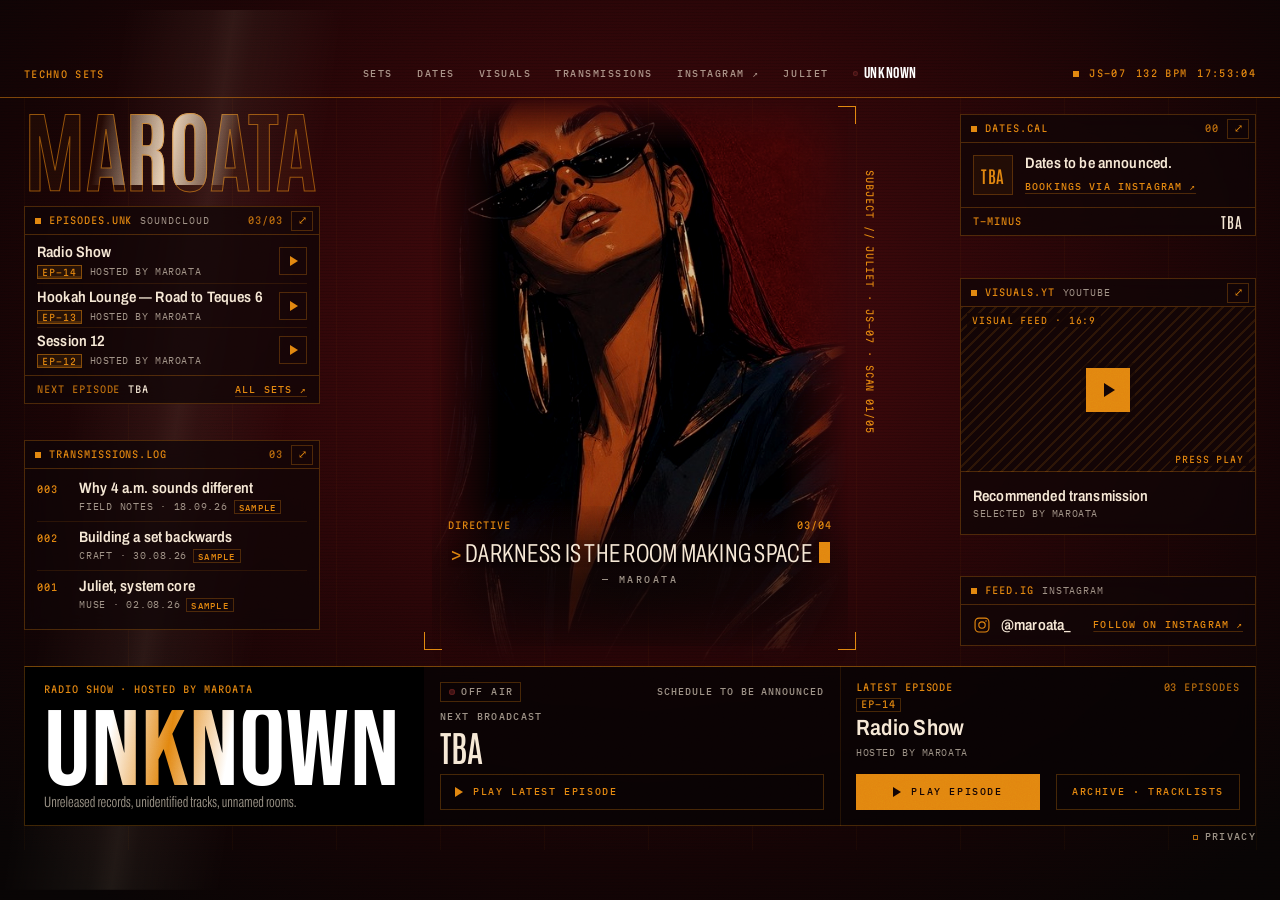
<file: index.html>
<!doctype html>
<html lang="en" data-base="">
<head>
<meta charset="utf-8">
<meta name="viewport" content="width=device-width, initial-scale=1, viewport-fit=cover">
<title>MAROATA · UNKNOWN</title>
<meta name="description" content="MAROATA techno sets and the UNKNOWN radio show: broadcasts, episodes, dates, transmissions and Juliet.">
<meta name="theme-color" content="#080404">
<link rel="canonical" href="https://maroata-unknown.studio/">
<meta property="og:type" content="website">
<meta property="og:site_name" content="MAROATA · UNKNOWN">
<meta property="og:title" content="MAROATA · UNKNOWN">
<meta property="og:description" content="UNKNOWN, the radio show hosted by MAROATA. Episodes, transmissions, dates and Juliet.">
<meta property="og:url" content="https://maroata-unknown.studio/">
<meta property="og:image" content="https://maroata-unknown.studio/assets/img/og-image.jpg">
<meta property="og:image:width" content="1200">
<meta property="og:image:height" content="630">
<meta property="og:image:alt" content="The MAROATA site: Juliet in sunglasses, amber HUD windows and the UNKNOWN radio console.">
<meta name="twitter:card" content="summary_large_image">
<link rel="icon" href="data:image/svg+xml,%3Csvg xmlns='http://www.w3.org/2000/svg' viewBox='0 0 32 32'%3E%3Crect width='32' height='32' fill='%23080404'/%3E%3Cpath d='M7 24V8l9 10 9-10v16' fill='none' stroke='%23e2860f' stroke-width='2.4'/%3E%3C/svg%3E">
<link rel="preload" href="assets/fonts/archivo.woff2" as="font" type="font/woff2" crossorigin>
<link rel="preload" href="assets/fonts/antonio.woff2" as="font" type="font/woff2" crossorigin>
<link rel="preload" href="assets/fonts/martian-mono.woff2" as="font" type="font/woff2" crossorigin>
<link rel="preload" href="assets/fonts/bebas-neue.woff2" as="font" type="font/woff2" crossorigin>
<link rel="stylesheet" href="assets/fonts/fonts.css">
<script>
/* First-load intro: the windows and the console appear as the first Pass of the beam reaches them.
   Only on a plain first visit (no deep link, no reduced motion, tab visible), once per session.
   Fail-safe: if the page script never starts that Pass, everything shows after 2s. If the Pass starts
   more than .8s late, everything shows at once. If this script never runs, nothing is hidden. */
(function () {
  var d = document.documentElement;
  try {
    if (location.hash || matchMedia("(prefers-reduced-motion: reduce)").matches || document.visibilityState !== "visible") return;
    if (sessionStorage.getItem("mrt-signal-intro") === "1") return;
    sessionStorage.setItem("mrt-signal-intro", "1");
  } catch (e) { return; }
  var off = function () { d.classList.remove("is-intro", "is-go"); };
  d.classList.add("is-intro");
  window.__sigIntroAt = performance.now();
  window.__sigIntroOff = off;
  window.__sigIntroTimer = setTimeout(off, 2000);
  document.addEventListener("visibilitychange", function () { if (document.hidden) off(); });
})();
</script>
<style>
/* SIGNAL — Bunker × System Core.
   Juliet's System Core runs after hours inside the Bunker: an oxblood-black room with a 12-column hairline grid
   and one beam of light; amber HUD windows you can drag; Juliet in her own colour as the framed subject; and
   UNKNOWN as the one solid object, a black broadcast console across the bottom. Red means one thing: on air.
   Desktop is drawn on a 1280×800 board that scales to the window; phones and tablets get a strip + dock. */
:root {
  /* field (Bunker darkness, Core warmth) */
  --void: #080404;
  --field-edge: #140304;
  --oxblood: #2a0507;
  --oxblood-hi: #4a0a0d;
  --grid: rgba(226,134,15,.045);
  /* instruments (System Core amber) */
  --amber: #e2860f;
  --amber-dim: rgba(226,134,15,.80);   /* spec .70; .80 lifts 9.5px counts to ~5:1 on the glass */
  --amber-line: rgba(226,134,15,.28);
  --amber-edge: rgba(226,134,15,.50);
  --seam: rgba(226,134,15,.12);
  /* text */
  --paper: #f6e8d5;
  --paper-dim: rgba(246,232,213,.62);
  --paper-faint: rgba(246,232,213,.42);
  --ink: #120405;
  /* surfaces */
  --glass: rgba(14,5,6,.72);
  --console: rgba(8,3,4,.86);
  --sheet: #0e0607;
  /* UNKNOWN */
  --slab: #000000;
  --unknown: #ffffff;
  --lamp-off: #3b1112;
  --lamp-ring: #5a1a1b;
  --lamp-warm: #7a1a1c;
  --signal: #ff3b2f;               /* LIVE ONLY */
  --wash: rgba(160,18,22,.22);     /* LIVE ONLY */
  /* light */
  --beam-core: rgba(255,228,190,.085);
  /* type */
  --f-display: "Archivo", "Helvetica Neue", Arial, sans-serif;
  --f-num: "Antonio", "Arial Narrow", sans-serif;
  --f-hud: "Martian Mono", ui-monospace, Menlo, monospace;
  --f-meta: "IBM Plex Mono", ui-monospace, "SFMono-Regular", monospace;
  --f-logo: "Bebas Neue", "Antonio", "Arial Narrow", sans-serif;
  --ease: cubic-bezier(.2,.7,.2,1);
  /* compact layout */
  --sat: env(safe-area-inset-top, 0px);
  --sab: env(safe-area-inset-bottom, 0px);
  --dock-h: 56px;
  --strip-h: 152px;
  --strip-gap: 8px;
  color-scheme: dark;
}
*, *::before, *::after { box-sizing: border-box; }
[hidden] { display: none !important; }
html, body { height: 100%; margin: 0; overflow: hidden; background: var(--void); color: var(--paper); }
/* body is the containing block of the board and clips it, so the beam (taller than the board) never makes the page scrollable */
body { position: relative; overflow: hidden; overflow: clip; font: 400 14px/1.45 var(--f-display); -webkit-font-smoothing: antialiased; -moz-osx-font-smoothing: grayscale; }
button { font: inherit; color: inherit; background: none; border: 0; border-radius: 0; padding: 0; margin: 0; cursor: pointer; text-align: inherit; }
a { color: inherit; }
img { display: block; max-width: 100%; }
:focus-visible { outline: 1px solid var(--amber); outline-offset: 3px; }
.hud { font: 400 9.5px/1.25 var(--f-hud); font-stretch: 87.5%; letter-spacing: .1em; text-transform: uppercase; color: var(--amber); }
.defs { position: absolute; width: 0; height: 0; overflow: hidden; }

/* ---------- room: field, scanlines, grain ---------- */
.field { position: fixed; inset: 0; background: radial-gradient(70% 80% at 50% 36%, var(--oxblood-hi) 0%, var(--oxblood) 45%, var(--field-edge) 75%, var(--void) 100%); }
.field::after { content: ""; position: absolute; inset: 0; background: repeating-linear-gradient(to bottom, rgba(0,0,0,.12) 0 1px, transparent 1px 3px); }
.grain {
  position: fixed; inset: -50%; z-index: 40; pointer-events: none; opacity: .1; mix-blend-mode: overlay;
  background-image: url("data:image/svg+xml,%3Csvg xmlns='http://www.w3.org/2000/svg' width='180' height='180'%3E%3Cfilter id='n'%3E%3CfeTurbulence type='fractalNoise' baseFrequency='.85' numOctaves='3' stitchTiles='stitch'/%3E%3C/filter%3E%3Crect width='100%25' height='100%25' filter='url(%23n)'/%3E%3C/svg%3E");
  animation: grain 1s steps(4) infinite;
}
@keyframes grain { 0% { transform: translate(0,0); } 25% { transform: translate(-3%,2%); } 50% { transform: translate(2%,-3%); } 75% { transform: translate(-2%,-2%); } 100% { transform: translate(0,0); } }

/* the one beam: Bunker's light and Core's scanner in one; it only moves during a Pass */
.beam { pointer-events: none; background: linear-gradient(90deg, transparent, rgba(255,228,190,.05) 40%, var(--beam-core) 50%, rgba(255,228,190,.05) 60%, transparent); }

/* ---------- shared content pieces (windows + sheets) ---------- */
.m-flag { display: inline-block; flex: none; padding: 2px 4px 1px; border: 1px solid var(--amber-line); font: 500 9px/1 var(--f-meta); letter-spacing: .14em; text-transform: uppercase; color: var(--amber); vertical-align: middle; white-space: nowrap; }
.m-empty { margin: 10px 0; font: 400 9.5px/1.4 var(--f-hud); font-stretch: 87.5%; letter-spacing: .1em; text-transform: uppercase; color: var(--amber); }
.m-ext { font: 500 10px/1.2 var(--f-meta); letter-spacing: .14em; text-transform: uppercase; color: var(--amber); text-decoration: underline 1px; text-decoration-color: var(--amber-line); text-underline-offset: 3px; transition: color .15s, text-decoration-color .15s; }
.m-ext:hover { color: var(--paper); text-decoration-color: currentColor; }
.m-handle { font: 400 9.5px/1.25 var(--f-hud); font-stretch: 87.5%; letter-spacing: .1em; text-transform: uppercase; color: var(--amber); text-decoration: none; transition: color .15s; }
.m-handle:hover { color: var(--paper); }
.m-sets, .m-gigs, .m-posts, .m-videos, .m-episodes, .m-tracklist { list-style: none; margin: 0; padding: 0; }
.m-set + .m-set, .m-gig + .m-gig, .m-post + .m-post, .m-video + .m-video { border-top: 1px solid var(--seam); }

/* sets */
.m-set__btn { width: 100%; height: 44px; display: grid; grid-template-columns: 58px minmax(0, 1fr) 16px; grid-template-rows: auto auto; column-gap: 8px; row-gap: 3px; align-content: center; align-items: center; text-align: left; }
.m-set__code { grid-row: 1 / 3; font: 400 9.5px/1.25 var(--f-hud); font-stretch: 87.5%; letter-spacing: .1em; color: var(--amber); }
.m-set__title { grid-column: 2; font: 600 15px/1.1 var(--f-display); font-stretch: 85%; letter-spacing: .01em; color: var(--paper); min-width: 0; white-space: nowrap; overflow: hidden; text-overflow: ellipsis; transition: color .15s; }
.m-set__meta { grid-column: 2; font: 400 9.5px/1.2 var(--f-meta); letter-spacing: .04em; color: var(--paper-dim); min-width: 0; white-space: nowrap; overflow: hidden; text-overflow: ellipsis; }
.m-set__state { grid-column: 3; grid-row: 1 / 3; justify-self: end; width: 0; height: 0; border-left: 8px solid var(--amber); border-top: 5px solid transparent; border-bottom: 5px solid transparent; }
button.m-set__btn:hover .m-set__title { color: var(--amber); }
.m-set.is-open-slot .m-set__title { color: var(--paper-faint); font-weight: 400; }
.m-set.is-open-slot .m-set__state { width: 9px; height: 9px; border: 1px solid var(--amber-line); }
.m-set.is-playing .m-set__title { color: var(--amber); }
.m-set.is-playing .m-set__state,
.m-episode.is-playing .m-episode__play span,
.m-radio-latest.is-playing .m-radio-latest__icon,
.m-ep.is-playing .m-ep__icon {
  width: 14px; height: 12px; margin: 0; border: 0;
  background: linear-gradient(currentColor, currentColor) 0 100% / 3px 100% no-repeat, linear-gradient(currentColor, currentColor) 5px 100% / 3px 60% no-repeat, linear-gradient(currentColor, currentColor) 10px 100% / 3px 80% no-repeat;
  animation: eq var(--beat, .45s) ease-in-out infinite alternate;
}
.m-set.is-playing .m-set__state { color: var(--amber); }
@keyframes eq { to { background-size: 3px 40%, 3px 100%, 3px 50%; } }
/* paused in the player, or autoplay held back: nothing is sounding, so the eq marks stand still */
html:has([data-m="deck"]:is([data-audio="paused"], [data-audio="blocked"])) :is(.m-set.is-playing .m-set__state, .m-episode.is-playing .m-episode__play span, .m-radio-latest.is-playing .m-radio-latest__icon, .m-ep.is-playing .m-ep__icon) { animation: none; }

/* transmissions */
.m-post__btn { width: 100%; height: 48px; display: grid; grid-template-columns: 34px minmax(0, 1fr); column-gap: 8px; row-gap: 4px; align-content: center; text-align: left; }
.m-post__no { grid-row: 1 / 3; align-self: start; padding-top: 4px; font: 400 9.5px/1.25 var(--f-hud); font-stretch: 87.5%; letter-spacing: .1em; color: var(--amber); }
.m-post__title { font: 600 15px/1.1 var(--f-display); font-stretch: 85%; letter-spacing: .01em; color: var(--paper); min-width: 0; white-space: nowrap; overflow: hidden; text-overflow: ellipsis; text-decoration: underline 1px transparent; text-underline-offset: 3px; transition: color .15s, text-decoration-color .15s; }
.m-post__meta { display: flex; align-items: center; gap: 6px; min-width: 0; font: 400 9.5px/1.1 var(--f-meta); letter-spacing: .08em; text-transform: uppercase; color: var(--paper-dim); white-space: nowrap; }
.m-post__btn:hover .m-post__title { color: var(--amber); text-decoration-color: currentColor; }

/* dates */
.m-gig { height: 52px; display: grid; grid-template-columns: 50px minmax(0, 1fr) auto; grid-template-rows: auto auto; column-gap: 8px; row-gap: 5px; align-content: center; align-items: center; }
.m-gig__date { grid-row: 1 / 3; display: flex; align-items: baseline; gap: 3px; }
.m-gig__d { font: 600 26px/.95 var(--f-num); color: var(--amber); font-variant-numeric: tabular-nums; }
.m-gig__m { font: 400 9px/1 var(--f-hud); font-stretch: 87.5%; letter-spacing: .1em; color: var(--amber); }
.m-gig__y { display: none; }
.m-gig__where { grid-column: 2; grid-row: 1 / 3; display: flex; flex-direction: column; gap: 4px; min-width: 0; }
.m-gig__city { font: 600 14px/1.1 var(--f-display); font-stretch: 85%; letter-spacing: .02em; text-transform: uppercase; color: var(--paper); white-space: nowrap; overflow: hidden; text-overflow: ellipsis; }
.m-gig__venue { font: 400 9.5px/1.2 var(--f-meta); letter-spacing: .01em; color: var(--paper-dim); white-space: nowrap; overflow: hidden; text-overflow: ellipsis; }
.m-gig__meta { grid-column: 3; grid-row: 1; justify-self: end; font: 500 9px/1 var(--f-meta); letter-spacing: .08em; color: var(--paper-dim); text-align: right; white-space: nowrap; }
.m-gig .m-flag, .m-gig__link { grid-column: 3; grid-row: 2; justify-self: end; }
.m-gig__link { font: 500 9.5px/1 var(--f-meta); letter-spacing: .14em; text-transform: uppercase; color: var(--amber); }

/* visuals */
.m-video__btn { width: 100%; display: grid; grid-template-columns: 136px minmax(0, 1fr); grid-template-rows: auto 1fr; column-gap: 12px; row-gap: 7px; align-items: start; text-align: left; }
.m-video__thumb { grid-row: 1 / 3; position: relative; display: block; width: 100%; aspect-ratio: 16 / 9; overflow: hidden; outline: 1px solid var(--amber-line); outline-offset: -1px; background: repeating-linear-gradient(135deg, rgba(226,134,15,.12) 0 2px, transparent 2px 8px), var(--ink); }
.m-video__thumb img { width: 100%; height: 100%; object-fit: cover; filter: grayscale(1) contrast(1.15); transition: filter .4s; }
.m-video__btn:hover .m-video__thumb img { filter: none; }
.m-video__play { position: absolute; left: 50%; top: 50%; width: 30px; height: 30px; margin: -15px 0 0 -15px; border: 1px solid var(--amber); background: rgba(18,4,5,.55); transition: background .15s; }
.m-video__play::after { content: ""; position: absolute; left: 11px; top: 8px; border-left: 9px solid var(--amber); border-top: 6px solid transparent; border-bottom: 6px solid transparent; }
.m-video__btn:hover .m-video__play { background: rgba(18,4,5,.85); }
.m-video__slot { position: absolute; inset: 0; display: grid; place-items: center; font: 400 9.5px/1 var(--f-hud); font-stretch: 87.5%; letter-spacing: .1em; text-transform: uppercase; color: var(--amber); }
.m-video__title { font: 600 15px/1.15 var(--f-display); font-stretch: 85%; letter-spacing: .01em; color: var(--paper); display: -webkit-box; -webkit-line-clamp: 2; -webkit-box-orient: vertical; overflow: hidden; transition: color .15s; }
.m-video__note { min-width: 0; font: 400 9.5px/1.2 var(--f-meta); letter-spacing: .02em; color: var(--paper-dim); white-space: nowrap; overflow: hidden; text-overflow: ellipsis; }
button.m-video__btn:hover .m-video__title { color: var(--amber); }
.m-video.is-open-slot .m-video__title { font: 400 9.5px/1.4 var(--f-meta); letter-spacing: .06em; color: var(--paper-faint); }

/* the inline YouTube player (Visuals.yt): a poster that becomes the player in place */
.m-vplayer { display: flex; flex-direction: column; gap: 8px; min-width: 0; }
.m-vplayer__frame { position: relative; flex: none; aspect-ratio: 16 / 9; overflow: hidden; background: repeating-linear-gradient(135deg, rgba(226,134,15,.12) 0 2px, transparent 2px 8px), var(--ink); }
.m-vplayer__frame::after { content: ""; position: absolute; inset: 0; z-index: 3; pointer-events: none; border: 1px solid var(--amber-line); transition: border-color .2s; }
.m-vplayer[data-state="playing"] .m-vplayer__frame { background: #000; }
/* behind the iframe while YouTube loads (the embed paints over it) */
.m-vplayer[data-state="playing"] .m-vplayer__frame::before, .m-player__frame::before { content: "Tuning in…"; position: absolute; inset: 0; display: grid; place-items: center; font: 400 9.5px/1 var(--f-hud); font-stretch: 87.5%; letter-spacing: .1em; text-transform: uppercase; color: var(--amber-dim); pointer-events: none; }
.m-vplayer[data-state="playing"] .m-vplayer__frame::after { border-color: var(--amber-edge); }
.m-vplayer[data-state] .m-vplayer__frame:has(.m-player__link)::before, .m-player__frame:has(.m-player__link)::before { content: none; }
.m-vplayer__frame iframe { position: absolute; z-index: 1; inset: 0; width: 100%; height: 100%; border: 0; color-scheme: normal; }
.m-vplayer__start { position: absolute; inset: 0; display: block; width: 100%; overflow: hidden; }
.m-vplayer__start img { position: absolute; inset: 0; width: 100%; height: 100%; object-fit: cover; filter: grayscale(1) contrast(1.15) brightness(.85); transition: filter .4s; }
.m-vplayer__start:hover img { filter: none; }
/* HUD tags: they label the standby slate when the poster cannot load, and sit on the poster when it can */
.m-vplayer__start::before, .m-vplayer__start::after { position: absolute; z-index: 2; padding: 3px 5px 2px; background: rgba(18,4,5,.78); font: 400 9px/1 var(--f-hud); font-stretch: 87.5%; letter-spacing: .1em; text-transform: uppercase; color: var(--amber); white-space: nowrap; pointer-events: none; }
.m-vplayer__start::before { content: "Visual feed · 16:9"; left: 6px; top: 6px; }
.m-vplayer__start::after { content: "Press play"; right: 6px; bottom: 6px; transition: color .15s; }
.m-vplayer__start:hover::after { color: var(--paper); }
.m-vplayer__play { position: absolute; z-index: 2; left: 50%; top: 50%; width: 44px; height: 44px; margin: -22px 0 0 -22px; background: var(--amber); box-shadow: 0 0 0 5px rgba(18,4,5,.5); transition: background .15s, transform .25s var(--ease); }
.m-vplayer__play::after { content: ""; position: absolute; left: 18px; top: 15px; border-left: 11px solid var(--ink); border-top: 7px solid transparent; border-bottom: 7px solid transparent; }
.m-vplayer__start:hover .m-vplayer__play { background: var(--paper); transform: scale(1.06); }
.m-vplayer__start:focus-visible { outline-offset: -3px; }
.m-vplayer__bar { flex: none; display: flex; align-items: center; gap: 12px; min-width: 0; }
.m-vplayer__text { flex: 1; min-width: 0; display: flex; flex-direction: column; gap: 3px; }
.m-vplayer__title { min-width: 0; font: 600 15px/16px var(--f-display); font-stretch: 85%; letter-spacing: .01em; color: var(--paper); white-space: nowrap; overflow: hidden; text-overflow: ellipsis; transition: color .15s; }
.m-vplayer__note { min-width: 0; font: 400 9.5px/11px var(--f-meta); letter-spacing: .06em; text-transform: uppercase; color: var(--paper-dim); white-space: nowrap; overflow: hidden; text-overflow: ellipsis; }
.m-vplayer[data-state="playing"] .m-vplayer__title { color: var(--amber); }
.m-vplayer__actions { flex: none; display: flex; align-items: center; gap: 10px; }
.m-vplayer__more { font: 500 10px/1 var(--f-meta); letter-spacing: .14em; text-transform: uppercase; color: var(--amber); white-space: nowrap; transition: color .15s, text-decoration-color .15s;
  text-decoration: underline 1px; text-decoration-color: var(--amber-line); text-underline-offset: 3px; }
.m-vplayer__more:hover { color: var(--paper); text-decoration-color: currentColor; }
/* two or more picks: the engine adds "All picks", so the title gets the whole first line and the links share the note's line */
.m-vplayer__bar:has(.m-vplayer__more) { display: grid; grid-template-columns: minmax(0, 1fr) auto; column-gap: 8px; row-gap: 3px; align-items: end; }
.m-vplayer__bar:has(.m-vplayer__more) .m-vplayer__text { display: contents; }
.m-vplayer__bar:has(.m-vplayer__more) .m-vplayer__title { grid-column: 1 / -1; }
.m-vplayer__bar:has(.m-vplayer__more) .m-vplayer__actions { gap: 8px; }
.m-vplayer__more::before { content: "·"; margin-right: 8px; color: var(--amber-dim); }
.m-vplayer__bar:has(.m-vplayer__more) .m-vplayer__more { letter-spacing: .12em; }
/* no note (no channel yet, none in content.js): "All picks" keeps its place at the right end of row 2, without the stray separator */
.m-vplayer__bar:has(.m-vplayer__more) .m-vplayer__actions { grid-column: 2; grid-row: 2; justify-self: end; }
.m-vplayer__bar:has(.m-vplayer__note[hidden]) .m-vplayer__more::before { content: none; }

/* instagram */
.m-ig { display: grid; grid-template-columns: repeat(3, 1fr); gap: 4px; }
.m-ig__item { position: relative; display: block; aspect-ratio: 1; overflow: hidden; background: var(--ink); }
.m-ig__item img { width: 100%; height: 100%; object-fit: cover; object-position: 50% 25%; filter: grayscale(1) contrast(1.15) brightness(.9); transition: filter .5s, transform .8s var(--ease); }
.m-ig__item::after { content: ""; position: absolute; inset: 0; border: 1px solid transparent; pointer-events: none; transition: border-color .2s; }
.m-ig__item:hover img { filter: none; transform: scale(1.05); }
.m-ig__item:hover::after { border-color: var(--amber); }

/* countdowns */
.m-cd { display: inline-flex; align-items: baseline; margin-left: 0; line-height: 1; }
.m-cd b { font-family: var(--f-num); font-weight: 500; color: var(--paper); font-variant-numeric: tabular-nums; }
.m-cd i { font-style: normal; font-family: var(--f-hud); font-stretch: 87.5%; line-height: 1; color: var(--amber); margin-left: 2px; }

/* ---------- UNKNOWN: logotype, lamp, ON AIR pill ---------- */
.m-unknown { font-family: var(--f-logo); font-weight: 400; font-style: normal; font-stretch: normal; font-synthesis: none; letter-spacing: 0; text-transform: uppercase; color: var(--unknown); }
.lamp { display: block; flex: none; width: 5px; height: 5px; border-radius: 50%; background: var(--lamp-off); box-shadow: inset 0 0 0 1px var(--lamp-ring); }
[data-m="radio-status"] { display: inline-flex; }
.m-onair { display: inline-flex; align-items: center; gap: 6px; height: 20px; padding: 0 8px; border: 1px solid var(--amber-line); font: 500 9.5px/1 var(--f-meta); letter-spacing: .16em; text-transform: uppercase; color: var(--paper-dim); white-space: nowrap; }
.m-onair__dot { flex: none; width: 6px; height: 6px; border-radius: 50%; background: var(--lamp-off); box-shadow: inset 0 0 0 1px var(--lamp-ring); }
.m-onair__text { font-weight: 500; margin-right: -.16em; }
/* live (the only red on the page): see also the console, strip, wash, lamps and sheet below */
.m-onair[data-live="true"] { border-color: var(--signal); color: var(--paper); }
.m-onair[data-live="true"] .m-onair__dot { background: var(--signal); box-shadow: 0 0 4px 1px rgba(255,59,47,.45); animation: breathe calc(var(--beat, .45s) * 2) ease-in-out infinite alternate; }
.radio-live .bar__unk .lamp, .radio-live .dock__unk .lamp { background: var(--signal); box-shadow: 0 0 8px 2px rgba(255,59,47,.6); animation: breathe calc(var(--beat, .45s) * 2) ease-in-out infinite alternate; }
@keyframes breathe { from { box-shadow: 0 0 4px 1px rgba(255,59,47,.45); } to { box-shadow: 0 0 12px 3px rgba(255,59,47,.7); } }

/* the console's deck: the only SoundCloud player on the page */
.m-deck { --sc-color: #e2860f;
  /* what the ▶ window shows until SoundCloud's player has painted over it: the strip's own play button */
  --sc-wait: var(--amber) url("data:image/svg+xml,%3Csvg xmlns='http://www.w3.org/2000/svg' viewBox='0 0 8 10'%3E%3Cpath d='M0 0l8 5-8 5z' fill='%23120405'/%3E%3C/svg%3E") 50% 50% / 8px 10px no-repeat; }
.m-deck__go { width: 100%; height: 36px; display: flex; align-items: center; gap: 10px; padding: 0 14px; border: 1px solid var(--amber-line); font: 500 10px/1 var(--f-meta); letter-spacing: .16em; text-transform: uppercase; color: var(--amber); transition: background .15s, color .15s, border-color .15s; }
.m-deck__go:hover { background: var(--amber); border-color: var(--amber); color: var(--ink); }
.m-deck__icon, .m-radio-latest__icon { flex: none; width: 0; height: 0; border-left: 8px solid currentColor; border-top: 5px solid transparent; border-bottom: 5px solid transparent; }
.m-deck__live { display: none; }
.m-deck[data-state="playing"] .m-deck__idle { display: none; }
.m-deck[data-state="playing"] .m-deck__live { display: block; }
.m-deck__now { height: 10px; display: flex; align-items: center; gap: 8px; font: 500 9.5px/1 var(--f-meta); letter-spacing: .1em; text-transform: uppercase; white-space: nowrap; }
.m-deck__label { flex: none; display: inline-flex; align-items: center; gap: 4px; color: var(--paper-dim); }
.m-deck[data-kind="episode"] .m-deck__label::before { content: ""; width: 6px; height: 6px; background: var(--amber); animation: blink var(--beat, .45s) steps(1) infinite; }
.m-deck__title { flex: 1; min-width: 0; overflow: hidden; text-overflow: ellipsis; color: var(--paper); }
.m-deck__stop { flex: none; color: var(--amber); letter-spacing: .1em; text-transform: uppercase; transition: color .15s; }
.m-deck__stop:hover { color: var(--paper); }
.m-deck__frame { margin-top: 6px; height: 20px; }
.m-deck__frame iframe { display: block; width: 100%; height: 20px; border: 0; color-scheme: normal; }
.m-deck__frame .m-ext { display: inline-block; line-height: 20px; }
.m-deck__frame .m-deck__preview { display: inline-block; margin-right: 8px; font: 500 9.5px/20px var(--f-meta); letter-spacing: .1em; text-transform: uppercase; color: var(--paper-dim); }
@keyframes blink { 50% { opacity: .2; } }
/* armed (touch screens): the newest episode's player is loaded and waits for one tap on SoundCloud's own ▶.
   Phones only start audio when the tap lands inside the player, so that ▶ is the play control:
   each layout shows it in a window of --k × 20px (the mini player's ▶ is 20×20 at its left edge). */
.m-deck[data-state="armed"] .m-deck__idle { display: none; }
.m-deck[data-state="armed"] .m-deck__live { display: block; }
.m-deck[data-state="armed"] .m-deck__stop { display: none; }
.m-deck__label, .m-deck__hint { font-variant-emoji: text; }
.m-deck[data-state="armed"] .m-deck__label { color: var(--amber); }
.m-deck[data-state="armed"] .m-deck__label::before { content: none; }
/* keyboard focus on the armed (or blocked) player: Stop hands focus to its iframe, which never matches :focus-visible
   when focused by script, so the page marks keyboard use itself (html.is-keys) */
html.is-keys .m-deck:is([data-state="armed"], [data-audio="blocked"]) .m-deck__frame:focus-within { outline: 1px solid #fff; outline-offset: 3px; }
/* on the board the ▶ fills the console row: draw the ring inside it, clear of the countdown */
html.is-keys .board .m-deck:is([data-state="armed"], [data-audio="blocked"]) .m-deck__frame:focus-within { outline-width: 2px; outline-offset: -2px; }
/* paused inside the player: calm, a still pause mark */
.m-deck[data-audio="paused"] .m-deck__label::before { content: ""; flex: none; width: 6px; height: 6px; background: linear-gradient(90deg, currentColor 0 2px, transparent 2px 4px, currentColor 4px); animation: none; }
/* the browser held back autoplay: the engine un-hides this line, which points at the player */
.m-deck__hint { margin: 0; height: 10px; font: 500 9.5px/10px var(--f-meta); letter-spacing: .1em; text-transform: uppercase; color: var(--amber); white-space: nowrap; overflow: hidden; text-overflow: ellipsis; }
.m-deck__hint::before { content: ""; display: inline-block; vertical-align: 1px; margin-right: 6px; width: 0; height: 0; border-right: 6px solid currentColor; border-top: 4px solid transparent; border-bottom: 4px solid transparent; }

/* fallbacks for an older engine that left the countdown as plain text and "Your time" empty when there is no schedule */
.air__cd:not(:has(.m-cd)) { align-self: center; font: 400 9.5px/1.25 var(--f-hud); font-stretch: 87.5%; letter-spacing: .1em; text-transform: uppercase; color: var(--amber); }
.air__yt:has([data-m="radio-next"]:empty) { display: none; }
.radio-tba .air__yt { display: none; } /* the big TBA and "Schedule to be announced" already say it */
.radio-tba .m-radio__status .m-radio__row:has([data-m="radio-next"]) { display: none; }

/* ---------- latest episode card (console + strip) ---------- */
.m-radio-latest__label { font: 400 9.5px/10px var(--f-hud); font-stretch: 87.5%; letter-spacing: .1em; text-transform: uppercase; color: var(--amber); }
.m-radio-latest__open { text-align: left; min-width: 0; }
.m-radio-latest__code { justify-self: start; padding: 1px 4px; border: 1px solid var(--amber-line); font: 400 9.5px/1 var(--f-hud); font-stretch: 87.5%; letter-spacing: .1em; text-transform: uppercase; color: var(--amber); white-space: nowrap; }
.m-radio-latest__title { min-width: 0; max-width: 100%; font: 600 22px/1.1 var(--f-display); font-stretch: 85%; letter-spacing: .01em; color: var(--paper); white-space: nowrap; overflow: hidden; text-overflow: ellipsis; text-decoration: underline 1px transparent; text-underline-offset: 4px; transition: color .15s, text-decoration-color .15s; }
.m-radio-latest__open:hover .m-radio-latest__title { color: var(--amber); text-decoration-color: currentColor; }
.m-radio-latest__play { display: flex; align-items: center; justify-content: center; gap: 10px; background: var(--amber); color: var(--ink); font: 500 10px/1 var(--f-meta); letter-spacing: .16em; text-transform: uppercase; white-space: nowrap; transition: background .15s; }
.m-radio-latest__play:hover { background: var(--paper); }
.m-radio-latest.is-playing .m-radio-latest__play { background: var(--paper); }
.m-radio-latest.is-playing .m-radio-latest__play > span:last-child { display: none; }
.m-radio-latest.is-playing .m-radio-latest__play::after { content: "On deck"; }

/* ---------- sheet (expanded view of any module) ---------- */
.sheet { position: fixed; inset: 0; z-index: 60; display: grid; place-items: center; padding: 16px; background: rgba(12,3,4,.8); -webkit-backdrop-filter: blur(14px); backdrop-filter: blur(14px); opacity: 0; transition: opacity .3s var(--ease); }
.sheet:not(.is-open) { pointer-events: none; }
.sheet.is-open { opacity: 1; }
.radio-live .sheet { background: radial-gradient(60% 40% at 50% 0, rgba(160,18,22,.12), transparent), rgba(12,3,4,.8); }
.sheet__frame { position: relative; width: min(880px, 100%); height: min(86vh, 780px); display: flex; flex-direction: column; background: var(--sheet); border: 1px solid var(--amber-line); transform: translateY(14px); transition: transform .5s var(--ease); }
.sheet.is-open .sheet__frame { transform: none; }
.sheet__frame > .corner { position: absolute; width: 16px; height: 16px; border: 0 solid var(--amber); transform: scale(0); transition: transform .3s var(--ease) .15s; }
.sheet.is-open .sheet__frame > .corner { transform: none; }
.sheet__frame > .corner.tl { left: -5px; top: -5px; border-width: 2px 0 0 2px; transform-origin: 0 0; }
.sheet__frame > .corner.tr { right: -5px; top: -5px; border-width: 2px 2px 0 0; transform-origin: 100% 0; }
.sheet__frame > .corner.bl { left: -5px; bottom: -5px; border-width: 0 0 2px 2px; transform-origin: 0 100%; }
.sheet__frame > .corner.br { right: -5px; bottom: -5px; border-width: 0 2px 2px 0; transform-origin: 100% 100%; }
.sheet__head { flex: none; display: flex; align-items: center; gap: 14px; padding: 16px 22px; border-bottom: 1px solid var(--amber-line); }
.sheet__title { margin: 0; font: 700 40px/.9 var(--f-num); text-transform: uppercase; color: var(--amber); white-space: nowrap; }
.sheet__brand { white-space: nowrap; }
.sheet__brand-unk { display: none; }
.sheet__close { margin-left: auto; padding: 8px 10px; border: 1px solid var(--amber-line); color: var(--amber); white-space: nowrap; transition: background .15s, color .15s, border-color .15s; }
.sheet__close:hover { background: var(--amber); border-color: var(--amber); color: var(--ink); }
.sheet__body { flex: 1; min-height: 0; overflow: auto; overscroll-behavior: contain; padding: 8px 22px 26px; scrollbar-width: thin; scrollbar-color: rgba(226,134,15,.5) transparent; }

/* sheet: sets, dates, transmissions */
.sheet .m-set__btn { height: auto; padding: 16px 0; }
.sheet .m-set__title { font-size: 22px; }
.sheet .m-set.is-open-slot .m-set__meta { white-space: normal; }
.sheet .m-post__btn { height: auto; padding: 16px 0; row-gap: 6px; }
.sheet .m-post__no { padding-top: 6px; }
.sheet .m-post__title { font-size: 22px; white-space: normal; text-wrap: balance; }
.sheet .m-gig { height: auto; padding: 16px 0; grid-template-columns: 96px minmax(0, 1fr) auto; row-gap: 6px; }
.sheet .m-gig__date { flex-wrap: wrap; column-gap: 4px; row-gap: 5px; }
.sheet .m-gig__d { font-size: 38px; }
.sheet .m-gig__y { display: block; flex-basis: 100%; font: 400 9px/1 var(--f-hud); font-stretch: 87.5%; letter-spacing: .1em; color: var(--amber); }
.sheet .m-gig__city { font-size: 22px; }
.m-sheet__foot { margin: 22px 0 0; }
/* sparse sheets (episodes, dates, Instagram) are as tall as what they hold, up to the usual cap; the body still scrolls */
.sheet:is([data-type="sets"], [data-type="gigs"], [data-type="insta"], [data-type="radio"], [data-type="episode"], [data-type="videos"], [data-type="posts"]) .sheet__frame { height: auto; max-height: min(86vh, 780px); }
.sheet:is([data-type="sets"], [data-type="gigs"], [data-type="insta"], [data-type="radio"], [data-type="episode"], [data-type="videos"], [data-type="posts"]) .sheet__body { flex: 0 1 auto; }
/* no dates announced: the Dates.cal TBA state at sheet size (TBA tile, Archivo line, booking link under it) */
.m-sheet__gigs:has(> .m-empty) { display: grid; grid-template-columns: 72px minmax(0, 1fr); grid-template-rows: auto auto; column-gap: 20px; row-gap: 10px; align-items: center; padding: 22px 0 8px; }
.m-sheet__gigs:has(> .m-empty)::before { content: "TBA"; grid-row: 1 / 3; width: 72px; height: 72px; display: grid; place-items: center; border: 1px solid var(--amber-line); background: rgba(226,134,15,.06); font: 600 30px/1 var(--f-num); letter-spacing: .04em; color: var(--amber); }
.m-sheet__gigs > .m-empty { margin: 0; align-self: end; font: 600 26px/1.1 var(--f-display); font-stretch: 85%; letter-spacing: .01em; text-transform: none; color: var(--paper); }
.m-sheet__gigs:has(> .m-empty) > .m-sheet__foot { margin: 0; align-self: start; }
/* sheet: post reader */
.m-reader { max-width: 64ch; margin: 0 auto; padding-top: 22px; }
.m-reader__meta { display: flex; flex-wrap: wrap; align-items: center; gap: 8px 16px; margin: 0; font: 400 9.5px/1.25 var(--f-hud); font-stretch: 87.5%; letter-spacing: .1em; text-transform: uppercase; color: var(--amber); }
.m-reader__title { margin: 16px 0 0; font: 700 clamp(36px, 7vw, 64px)/.92 var(--f-num); text-transform: uppercase; color: var(--paper); text-wrap: balance; }
.m-reader__lede { margin: 16px 0 0; font: 300 20px/1.35 var(--f-display); color: var(--paper-dim); }
.m-reader__body { margin-top: 22px; padding-top: 4px; border-top: 1px solid var(--amber-line); }
.m-reader__body p { margin: 16px 0 0; font: 400 16px/1.65 var(--f-display); color: rgba(246,232,213,.88); }
.m-reader__nav { display: flex; justify-content: space-between; gap: 16px; margin-top: 36px; padding-top: 14px; border-top: 1px solid var(--amber-line); }
.m-reader__nav button { max-width: 48%; text-align: left; font: 400 9.5px/1.5 var(--f-hud); font-stretch: 87.5%; letter-spacing: .1em; text-transform: uppercase; color: var(--amber); transition: color .15s; }
.m-reader__nav button:last-child { text-align: right; }
.m-reader__nav button:only-of-type { max-width: 100%; } /* the missing side is an empty <span>: a lone link may use the whole row */
.m-reader__nav button:hover { color: var(--paper); }
.m-ep__part { display: inline-block; max-width: 100%; } /* an episode title breaks at its dash first ("Radio Show —" / "Ep. 14"); a long part still wraps inside */
.m-ep .m-reader__nav { align-items: flex-start; } /* a neighbour whose title wraps to two lines: both start on the same line */
/* sheet: visuals */
/* capped so the whole picture and its title row fit inside the sheet without scrolling */
.m-player__frame { position: relative; width: min(100%, calc((min(86vh, 780px) - 170px) * 16 / 9)); aspect-ratio: 16 / 9; margin: 14px auto 0; background: repeating-linear-gradient(135deg, rgba(226,134,15,.08) 0 2px, transparent 2px 8px), #000; outline: 1px solid var(--amber-line); }
/* color-scheme normal: no opaque white canvas behind the embed while it loads */
.m-player__frame iframe { position: absolute; z-index: 1; inset: 0; width: 100%; height: 100%; border: 0; color-scheme: normal; }
.m-player__frame .m-player__link { z-index: 1; }
.m-player__link { position: absolute; inset: 0; display: grid; place-items: center; text-decoration: none; }
.m-player__link img { position: absolute; inset: 0; width: 100%; height: 100%; object-fit: cover; opacity: .55; }
.m-player__link span { position: relative; padding: 10px 16px; background: rgba(0,0,0,.6); font: 500 11px/1 var(--f-meta); letter-spacing: .16em; text-transform: uppercase; color: var(--amber); }
.m-player__info { display: flex; flex-wrap: wrap; align-items: baseline; gap: 8px 16px; margin-top: 14px; }
.m-player__title { margin: 0; font: 500 28px/1.08 var(--f-num); text-transform: uppercase; color: var(--paper); text-wrap: balance; }
.m-player__note { margin: 0; font: 400 9.5px/1.25 var(--f-hud); font-stretch: 87.5%; letter-spacing: .1em; text-transform: uppercase; color: var(--amber); }
.m-player__info .m-ext { margin-left: auto; }
.m-player__more { margin-top: 22px; border-top: 1px solid var(--amber-line); }
.sheet .m-video { padding: 14px 0; }
.sheet .m-video__btn { grid-template-columns: 180px minmax(0, 1fr); column-gap: 16px; }
.sheet .m-video__title { font-size: 20px; }
/* sheet: instagram */
.m-sheet__handles { display: flex; flex-wrap: wrap; gap: 16px; margin: 22px 0 12px; }
.m-sheet__handles .m-handle { font: 600 34px/1 var(--f-num); letter-spacing: .01em; color: var(--paper); text-transform: none; }
.m-sheet__handles .m-handle::after { content: " ↗"; font-size: .6em; color: var(--amber); }
.m-sheet__handles .m-handle:hover { color: var(--amber); }
.sheet .m-ig { gap: 6px; }
/* sheet: juliet — her file. Top: the ID line, her lines, traits and system status beside the cover picture.
   Under it the archive: rows of equal height in which every picture keeps its own shape (--r = width / height;
   each one grows in proportion to it), so posters (2:3), close-ups (5:6) and the older 3:4 pieces are never cropped */
.m-juliet { padding-top: 18px; } /* not positioned: the viewer inside it covers the whole sheet frame */
.m-juliet__top { display: grid; grid-template-columns: minmax(0, 1fr) 220px; column-gap: 32px; }
.m-juliet__file { min-width: 0; display: flex; flex-direction: column; }
.m-juliet__sq { flex: none; width: 6px; height: 6px; background: var(--amber); }
.m-juliet__id { display: flex; flex-wrap: wrap; align-items: center; gap: 6px 14px; margin: 0; padding-bottom: 12px; border-bottom: 1px solid var(--amber-line); font: 400 9.5px/1.25 var(--f-hud); font-stretch: 87.5%; letter-spacing: .1em; text-transform: uppercase; color: var(--amber); }
.m-juliet__id > span:not(.m-juliet__sq) + span:not(.m-juliet__state)::before { content: "·"; margin-right: 14px; color: var(--amber-dim); }
.m-juliet__state { margin-left: auto; }
.m-juliet__state b { font-weight: 400; color: var(--paper); }
.m-juliet__state b::before { content: ""; display: inline-block; width: 5px; height: 5px; margin: 0 6px 0 4px; vertical-align: 1px; background: var(--amber); animation: blink calc(var(--beat, .45s) * 2) steps(1) infinite; }
.m-juliet__lines { margin: 24px 0 0; font: 300 52px/.98 var(--f-display); font-stretch: 62%; text-transform: uppercase; color: var(--paper); text-wrap: balance; }
.m-juliet__lines span { display: block; }
.m-juliet__lines span + span { color: var(--paper-dim); }
.m-juliet__spec { margin: 26px 0 0; }
.m-juliet__row { display: grid; grid-template-columns: 76px minmax(0, 1fr); align-items: baseline; column-gap: 12px; padding: 10px 0; border-top: 1px solid var(--seam); }
.m-juliet__row:last-child { border-bottom: 1px solid var(--seam); }
.m-juliet__row dt { font: 500 9.5px/1.4 var(--f-meta); letter-spacing: .14em; text-transform: uppercase; color: var(--paper-dim); }
.m-juliet__row dd { display: flex; flex-wrap: wrap; gap: 4px 18px; margin: 0; font: 500 10.5px/1.4 var(--f-meta); letter-spacing: .14em; text-transform: uppercase; }
.m-juliet__traits { color: var(--paper); }
.m-juliet__traits span:not(:last-child)::after { content: "/"; margin-left: 18px; color: var(--amber-dim); }
.m-juliet__status { color: var(--amber); }
.m-juliet__status span::before { content: ">> "; color: var(--amber-dim); }
.m-juliet__tag { margin: 0; padding-top: 22px; font: 400 9.5px/1.25 var(--f-hud); font-stretch: 87.5%; letter-spacing: .1em; text-transform: uppercase; color: var(--amber); }
.m-juliet__caret { animation: caret 1s steps(1) infinite; }
.m-juliet__img { min-width: 0; margin: 0; }
.m-juliet__open { position: relative; display: block; width: 100%; aspect-ratio: var(--r, .75); overflow: hidden; background: var(--ink); }
.m-juliet__open::after { content: ""; position: absolute; inset: 0; border: 1px solid var(--amber-line); pointer-events: none; transition: border-color .2s; }
.m-juliet__open:hover::after { border-color: var(--amber); }
.m-juliet__open:focus-visible { outline-offset: 2px; }
.m-juliet__open img { width: 100%; height: 100%; object-fit: cover; filter: grayscale(1) contrast(1.12); transition: filter .5s; -webkit-user-drag: none; user-select: none; }
.m-juliet__open:hover img { filter: none; }
/* the index, then the name; a name that wraps keeps a hanging indent ("/ VII" under "System Core", not under "07") */
.m-juliet__img figcaption { margin-top: 7px; font: 400 9px/1.3 var(--f-hud); font-stretch: 87.5%; letter-spacing: .1em; text-transform: uppercase; color: var(--amber); }
.m-juliet__cap { display: -webkit-box; -webkit-line-clamp: 2; -webkit-box-orient: vertical; overflow: hidden; }
.m-juliet__sub { display: flex; align-items: center; gap: 8px; margin: 30px 0 14px; padding-bottom: 10px; border-bottom: 1px solid var(--amber-line); font: 400 9.5px/1.25 var(--f-hud); font-stretch: 87.5%; letter-spacing: .1em; text-transform: uppercase; color: var(--amber); }
.m-juliet__sub::before { content: ""; width: 6px; height: 6px; background: var(--amber); }
.m-juliet__sub span { margin-left: auto; color: var(--amber-dim); }
.m-juliet__gallery { --rh: 172px; display: flex; flex-wrap: wrap; gap: 16px 8px; }
.m-juliet__gallery .m-juliet__img { flex: var(--r, .75) 1 calc(var(--r, .75) * var(--rh)); max-width: calc(var(--r, .75) * var(--rh) * 1.25); }
/* a row stretches at most a quarter past --rh; a row that would need more ends with a gap instead of towering */
/* the last row keeps the row height instead of stretching to the edge */
.m-juliet__gallery::after { content: ""; flex: 10000 1 0px; }
/* the viewer: covers the whole sheet; the picture whole (contain) and always in colour */
.m-jv { position: absolute; inset: 0; z-index: 5; display: flex; flex-direction: column; background: var(--sheet); opacity: 0; transition: opacity .25s var(--ease); }
.m-jv.is-open { opacity: 1; }
.sheet.is-viewing .sheet__body { overflow: hidden; }
.m-jv__bar { flex: none; display: flex; align-items: center; gap: 16px; min-width: 0; padding: 12px 22px; border-bottom: 1px solid var(--amber-line); }
.m-jv__id { flex: none; display: flex; align-items: center; gap: 8px; margin: 0; white-space: nowrap; }
.m-jv__file { color: var(--amber-dim); }
.m-jv__cap { flex: 1; min-width: 0; margin: 0; font: 600 17px/1.1 var(--f-display); font-stretch: 85%; letter-spacing: .02em; text-transform: uppercase; color: var(--paper); white-space: nowrap; overflow: hidden; text-overflow: ellipsis; }
.m-jv__close { flex: none; min-height: 34px; padding: 8px 10px; border: 1px solid var(--amber-line); color: var(--amber); white-space: nowrap; transition: background .15s, color .15s, border-color .15s; }
.m-jv__close:hover { background: var(--amber); border-color: var(--amber); color: var(--ink); }
.m-jv__stage { position: relative; flex: 1; min-height: 0; margin: 16px 22px; touch-action: pan-y; touch-action: pan-y pinch-zoom; }
.m-jv__stage img { position: absolute; inset: 0; margin: auto; width: 100%; height: 100%; max-width: min(100%, var(--nw, 100%)); max-height: min(100%, var(--nh, 100%)); object-fit: contain; -webkit-user-drag: none; user-select: none; -webkit-touch-callout: none; }
.m-jv__hi { opacity: 0; transition: opacity .3s var(--ease); }
.m-jv__hi.is-in { opacity: 1; }
.m-jv__foot { flex: none; display: grid; grid-template-columns: 1fr auto 1fr; align-items: center; gap: 12px; padding: 0 22px 16px; }
.m-jv__step { justify-self: start; height: 44px; min-width: 44px; display: inline-flex; align-items: center; justify-content: center; gap: 10px; padding: 0 14px; border: 1px solid var(--amber-line); font: 500 10px/1 var(--f-meta); letter-spacing: .16em; text-transform: uppercase; color: var(--amber); transition: background .15s, color .15s, border-color .15s; }
.m-jv__next { grid-column: 3; justify-self: end; }
.m-jv__step:hover { background: var(--amber); border-color: var(--amber); color: var(--ink); }
.m-jv__arrow { flex: none; width: 0; height: 0; border-top: 5px solid transparent; border-bottom: 5px solid transparent; }
.m-jv__prev .m-jv__arrow { border-right: 8px solid currentColor; }
.m-jv__next .m-jv__arrow { border-left: 8px solid currentColor; }
.m-jv__count { grid-column: 2; font: 500 11px/1 var(--f-meta); letter-spacing: .2em; color: var(--paper); font-variant-numeric: tabular-nums; white-space: nowrap; }
@media (pointer: coarse) { .m-jv__close { min-height: 44px; } }

/* sheet: UNKNOWN radio + episode — the black-slab variant */
.sheet[data-type="radio"] .sheet__frame, .sheet[data-type="episode"] .sheet__frame { background: var(--slab); border-color: rgba(255,255,255,.18); box-shadow: inset 0 2px 0 #fff; }
.sheet[data-type="radio"] .sheet__frame > .corner, .sheet[data-type="episode"] .sheet__frame > .corner { border-color: #fff; }
.sheet[data-type="radio"] .sheet__title, .sheet[data-type="episode"] .sheet__title { font: 400 40px/.9 var(--f-logo); font-synthesis: none; letter-spacing: .01em; color: #fff; }
.sheet[data-type="radio"] .sheet__brand-core, .sheet[data-type="episode"] .sheet__brand-core { display: none; }
.sheet[data-type="radio"] .sheet__brand-unk, .sheet[data-type="episode"] .sheet__brand-unk { display: inline; color: rgba(255,255,255,.6); }
.sheet[data-type="radio"] .sheet__close, .sheet[data-type="episode"] .sheet__close { border-color: rgba(255,255,255,.5); color: #fff; }
.sheet[data-type="radio"] .sheet__close:hover, .sheet[data-type="episode"] .sheet__close:hover { background: #fff; border-color: #fff; color: #000; }
.sheet[data-type="radio"] :focus-visible, .sheet[data-type="episode"] :focus-visible { outline-color: #fff; }
/* radio overview */
.m-radio__head { display: grid; grid-template-columns: auto minmax(0, 1fr); grid-template-rows: 1fr auto; column-gap: 32px; row-gap: 12px; align-items: end; padding: 24px 0; border-bottom: 1px solid var(--amber-line); }
.m-radio__logo { grid-row: 1 / 3; justify-self: start; margin: 0; font-size: 160px; line-height: .8; white-space: nowrap; }
.m-radio__desc { margin: 0; font: 400 9.5px/1.25 var(--f-hud); font-stretch: 87.5%; letter-spacing: .1em; text-transform: uppercase; color: var(--amber); }
.m-radio__tagline { margin: 0; font: 300 22px/1.1 var(--f-display); font-stretch: 62%; text-transform: uppercase; color: var(--paper); text-wrap: balance; }
.m-radio__status { display: grid; grid-template-columns: repeat(auto-fit, minmax(180px, 1fr)); border-bottom: 1px solid var(--amber-line); }
.m-radio__row { display: flex; flex-direction: column; align-items: flex-start; gap: 8px; min-width: 0; padding: 18px 20px; border-left: 1px solid var(--seam); }
.m-radio__row:first-child { border-left: 0; padding-left: 0; }
.m-radio__label { font: 500 9.5px/1.2 var(--f-meta); letter-spacing: .14em; text-transform: uppercase; color: var(--paper-dim); }
.m-radio__schedule { display: inline-flex; align-items: center; gap: 8px; font: 500 9.5px/1.2 var(--f-meta); letter-spacing: .1em; text-transform: uppercase; color: var(--paper-dim); }
.m-radio__cd { display: flex; gap: 12px; white-space: nowrap; }
.m-radio__cd .m-cd b { font-size: 40px; line-height: 1; }
.m-radio__cd .m-cd i { font-size: 10px; }
.m-radio__next { font: 500 12px/1.2 var(--f-meta); letter-spacing: .1em; text-transform: uppercase; color: var(--paper); font-variant-numeric: tabular-nums; }
.m-radio__row .m-ext { font-size: 10px; }
.m-radio__sub, .m-ep__sub { display: flex; align-items: center; gap: 8px; margin: 30px 0 0; padding-bottom: 10px; border-bottom: 1px solid var(--amber-line); font: 400 9.5px/1.25 var(--f-hud); font-stretch: 87.5%; letter-spacing: .1em; text-transform: uppercase; color: var(--amber); }
.m-radio__sub::before, .m-ep__sub::before { content: ""; width: 6px; height: 6px; background: var(--amber); }
.m-episode { display: grid; grid-template-columns: minmax(0, 1fr) 44px; column-gap: 16px; align-items: center; transition: box-shadow .2s; }
.m-episode + .m-episode { border-top: 1px solid var(--seam); }
.m-episode__btn { display: grid; grid-template-columns: 96px minmax(0, 1fr); grid-template-rows: auto auto; row-gap: 7px; align-items: center; min-width: 0; padding: 16px 0; text-align: left; transition: padding .2s var(--ease); }
.m-episode__code { grid-row: 1 / 3; justify-self: start; padding: 2px 5px; border: 1px solid var(--amber-line); font: 400 10px/1.2 var(--f-hud); font-stretch: 87.5%; letter-spacing: .1em; color: var(--amber); white-space: nowrap; }
.m-episode__title { min-width: 0; font: 600 24px/1.1 var(--f-display); font-stretch: 85%; letter-spacing: .01em; color: var(--paper); white-space: nowrap; overflow: hidden; text-overflow: ellipsis; text-decoration: underline 1px transparent; text-underline-offset: 4px; transition: color .15s, text-decoration-color .15s; }
.m-episode__meta { display: flex; flex-wrap: wrap; align-items: center; gap: 4px 8px; font: 400 9.5px/1.2 var(--f-meta); letter-spacing: .06em; text-transform: uppercase; color: var(--paper-dim); }
.m-episode__btn:hover .m-episode__title { color: var(--amber); text-decoration-color: currentColor; }
/* in the sheets a long title takes a second line rather than losing its end (phones especially) */
.sheet .m-episode__title { white-space: normal; display: -webkit-box; -webkit-line-clamp: 2; -webkit-box-orient: vertical; text-wrap: balance; }
.m-episode__play { width: 44px; height: 44px; display: grid; place-items: center; border: 1px solid var(--amber-line); color: var(--amber); transition: background .15s, color .15s, border-color .15s; }
.m-episode__play span { width: 0; height: 0; margin-left: 2px; border-left: 9px solid currentColor; border-top: 6px solid transparent; border-bottom: 6px solid transparent; }
.m-episode__play:hover { background: var(--amber); border-color: var(--amber); color: var(--ink); }
.m-episode__soon { height: 44px; display: grid; place-items: center; padding: 0 6px; border: 1px dashed var(--amber-line); font: 500 9px/1 var(--f-meta); letter-spacing: .14em; text-transform: uppercase; color: var(--amber); }
.m-episode.is-unreleased .m-episode__title { color: var(--paper-faint); }
.m-episode.is-playing { box-shadow: inset 2px 0 0 var(--amber); }
.m-episode.is-playing .m-episode__btn { padding-left: 12px; }
.m-episode.is-playing .m-episode__title { color: var(--amber); }
.m-episode.is-playing .m-episode__play { background: var(--amber); border-color: var(--amber); color: var(--ink); }
/* one episode */
.m-ep { max-width: 66ch; margin: 0 auto; padding-top: 24px; }
.m-ep__meta { display: flex; flex-wrap: wrap; align-items: center; gap: 8px 18px; margin: 0; font: 400 9.5px/1.25 var(--f-hud); font-stretch: 87.5%; letter-spacing: .1em; text-transform: uppercase; color: var(--amber); }
.m-ep__show { font-size: 22px; line-height: .8; letter-spacing: .01em; }
.m-ep__title { margin: 18px 0 0; font: 700 clamp(40px, 7vw, 72px)/.92 var(--f-num); text-transform: uppercase; color: var(--paper); text-wrap: balance; }
.m-ep__guest { margin: 12px 0 0; font: 300 19px/1.3 var(--f-display); font-stretch: 85%; color: var(--paper-dim); }
.m-ep__actions { display: flex; flex-wrap: wrap; align-items: center; gap: 14px 22px; margin-top: 24px; }
.m-ep__play { height: 44px; display: inline-flex; align-items: center; gap: 10px; padding: 0 18px; background: var(--amber); color: var(--ink); font: 500 10px/1 var(--f-meta); letter-spacing: .16em; text-transform: uppercase; white-space: nowrap; transition: background .15s; }
.m-ep__play:hover { background: var(--paper); }
.m-ep__icon { flex: none; width: 0; height: 0; border-left: 9px solid currentColor; border-top: 6px solid transparent; border-bottom: 6px solid transparent; }
.m-ep.is-playing .m-ep__play { background: var(--paper); }
.m-ep.is-playing .m-ep__play > span:last-child { display: none; }
.m-ep.is-playing .m-ep__play::after { content: "Now playing"; }
.m-ep__soon { height: 44px; display: inline-flex; align-items: center; padding: 0 14px; border: 1px dashed var(--amber-line); font: 500 10px/1 var(--f-meta); letter-spacing: .14em; text-transform: uppercase; color: var(--amber-dim); }
.m-ep__sub { margin-top: 34px; }
.m-tracklist li { display: grid; grid-template-columns: 40px minmax(0, 1fr); align-items: baseline; padding: 10px 0; border-bottom: 1px solid var(--seam); break-inside: avoid; }
.m-tracklist__no { font: 400 10px/1 var(--f-hud); font-stretch: 87.5%; letter-spacing: .1em; color: var(--amber); font-variant-numeric: tabular-nums; }
.m-tracklist__track { font: 500 17px/1.2 var(--f-display); font-stretch: 85%; letter-spacing: .02em; text-transform: uppercase; color: var(--paper); }
.m-ep .m-empty { margin-top: 14px; }

/* ---------- privacy: the consent line, the Privacy link, the privacy sheet ---------- */
/* the two answers always look the same: one style, one size, no default */
.m-choice { height: 36px; display: inline-flex; align-items: center; justify-content: center; gap: 8px; padding: 0 16px; border: 1px solid var(--amber-edge); background: rgba(8,3,4,.55); font: 500 10px/1 var(--f-meta); letter-spacing: .16em; text-transform: uppercase; color: var(--paper); white-space: nowrap; transition: background .15s, color .15s, border-color .15s; }
.m-choice:hover { background: var(--amber); border-color: var(--amber); color: var(--ink); }
.m-choice[aria-pressed]::before { content: ""; flex: none; width: 7px; height: 7px; box-sizing: border-box; border: 1px solid currentColor; }
.m-choice[aria-pressed="true"] { border-color: var(--amber); color: var(--amber); }
.m-choice[aria-pressed="true"]::before { background: currentColor; }
.m-choice[aria-pressed="true"]:hover { color: var(--ink); }
/* the line: a HUD card in the directive's place (the quote steps aside while it shows) */
.consent { display: flex; flex-direction: column; gap: 8px; padding: 12px 14px 14px; background: var(--glass); -webkit-backdrop-filter: blur(10px); backdrop-filter: blur(10px); border: 1px solid var(--amber-line); box-shadow: inset 0 1px 0 var(--amber-edge), 0 18px 40px -18px rgba(0,0,0,.8); animation: winIn .5s var(--ease) both; }
html.has-consent-line .directive { visibility: hidden; }
.consent__head { display: flex; flex-wrap: wrap; align-items: center; justify-content: space-between; gap: 6px 12px; min-width: 0; }
.consent__label { display: flex; align-items: center; gap: 8px; margin: 0; line-height: 10px; white-space: nowrap; }
.consent__sq { flex: none; width: 6px; height: 6px; background: var(--amber); }
.consent__more { position: relative; flex: none; font: 500 9.5px/10px var(--f-meta); letter-spacing: .14em; text-transform: uppercase; color: var(--amber); white-space: nowrap; text-decoration: underline 1px; text-decoration-color: var(--amber-line); text-underline-offset: 3px; transition: color .15s, text-decoration-color .15s; }
.consent__more:hover { color: var(--paper); text-decoration-color: currentColor; }
.consent__text { margin: 0; font: 400 15px/1.3 var(--f-display); font-stretch: 85%; letter-spacing: .01em; color: var(--paper); text-wrap: pretty; }
.consent__actions { display: flex; gap: 8px; margin-top: 2px; }
.consent .m-choice { flex: 0 0 120px; padding: 0 10px; }
/* the same line at the top of a window while unanswered (shared links land on a window): a band under the
   window's head, the question on the left, the two answers on the right; never over the close or ▶ buttons */
.sheet__consent { flex: none; display: grid; grid-template-columns: minmax(0, 1fr) auto; align-items: center; gap: 6px 28px; padding: 12px 22px 13px; border-bottom: 1px solid var(--amber-line); background: linear-gradient(90deg, rgba(226,134,15,.08), rgba(226,134,15,.015) 70%); animation: winIn .5s var(--ease) both; }
.sheet[data-type="privacy"] .sheet__consent { display: none; } /* the privacy window has its own two buttons */
.sheet__consent .consent__head { grid-column: 1; grid-row: 1; justify-content: flex-start; gap: 6px 20px; }
.sheet__consent .consent__text { grid-column: 1; grid-row: 2; max-width: 64ch; font-size: 14px; color: rgba(246,232,213,.88); }
.sheet__consent .consent__actions { grid-column: 2; grid-row: 1 / 3; margin: 0; }
.sheet__consent .m-choice { flex: 0 0 120px; padding: 0 10px; }
@media (pointer: coarse) {
  .sheet__consent .m-choice { height: 44px; }
  .sheet__consent .consent__more::after { content: ""; position: absolute; left: -10px; right: -14px; top: 50%; height: 44px; transform: translateY(-50%); }
}
/* the permanent link: a quiet label with the dock's square */
.bar__privacy { display: inline-flex; align-items: center; gap: 7px; font: 500 9.5px/1 var(--f-meta); letter-spacing: .14em; text-transform: uppercase; color: var(--paper-dim); white-space: nowrap; transition: color .15s; }
.bar__privacy::before { content: ""; flex: none; width: 5px; height: 5px; box-sizing: border-box; border: 1px solid var(--amber); opacity: .8; }
.bar__privacy:hover { color: var(--paper); }

/* sheet: privacy */
.m-privacy { max-width: 68ch; margin: 0 auto; padding-top: 22px; }
.m-privacy__choice { display: flex; flex-wrap: wrap; align-items: center; justify-content: space-between; gap: 14px 24px; padding: 16px 18px; border: 1px solid var(--amber-line); background: rgba(226,134,15,.04); }
.m-privacy__now { display: flex; flex-direction: column; gap: 8px; min-width: 0; margin: 0; }
.m-privacy__label { font: 400 9.5px/1.25 var(--f-hud); font-stretch: 87.5%; letter-spacing: .1em; text-transform: uppercase; color: var(--amber); }
.m-privacy__state { font: 600 22px/1.1 var(--f-display); font-stretch: 85%; letter-spacing: .01em; color: var(--paper); }
.m-privacy__choice.is-off .m-privacy__state { font: 400 15px/1.45 var(--f-display); letter-spacing: 0; color: var(--paper-dim); }
/* the pair is sized as a unit: both buttons as wide as the longer label, in either language */
.m-privacy__btns { display: grid; grid-template-columns: repeat(2, minmax(0, 1fr)); gap: 10px; }
.m-privacy__btns .m-choice { min-width: 172px; height: 44px; }
.m-privacy__top { display: flex; flex-wrap: wrap; align-items: center; gap: 12px 20px; margin-top: 22px; padding-bottom: 14px; border-bottom: 1px solid var(--amber-line); }
.m-privacy__lang { flex: none; display: flex; }
.m-privacy__lang button { height: 28px; padding: 0 12px; border: 1px solid var(--amber-line); font: 500 9.5px/1 var(--f-meta); letter-spacing: .14em; text-transform: uppercase; color: var(--paper-dim); transition: background .15s, color .15s, border-color .15s; }
.m-privacy__lang button + button { border-left-color: transparent; }
.m-privacy__lang button:hover { color: var(--paper); }
.m-privacy__lang button[aria-pressed="true"] { background: var(--amber); border-color: var(--amber); color: var(--ink); }
.m-privacy__meta { display: flex; flex-wrap: wrap; align-items: center; gap: 6px 18px; margin: 0; font: 400 9.5px/1.4 var(--f-meta); letter-spacing: .08em; text-transform: uppercase; color: var(--paper-dim); }
.m-privacy__meta b { font-weight: 500; color: var(--paper); }
.m-privacy__meta .m-ext { font-size: 9.5px; }
.m-privacy__title { margin: 28px 0 0; font: 700 clamp(34px, 6vw, 52px)/.92 var(--f-num); text-transform: uppercase; color: var(--paper); text-wrap: balance; }
.m-privacy__intro { margin: 14px 0 0; font: 300 19px/1.4 var(--f-display); color: var(--paper-dim); text-wrap: pretty; }
.m-privacy__sec { margin-top: 28px; }
.m-privacy__h { display: flex; align-items: center; gap: 8px; margin: 0; padding-bottom: 9px; border-bottom: 1px solid var(--seam); font: 400 10px/1.25 var(--f-hud); font-stretch: 87.5%; letter-spacing: .1em; text-transform: uppercase; color: var(--amber); }
.m-privacy__h::before { content: ""; flex: none; width: 6px; height: 6px; background: var(--amber); }
.m-privacy__sec p, .m-privacy__sec li { font: 400 15px/1.6 var(--f-display); color: rgba(246,232,213,.88); text-wrap: pretty; }
.m-privacy__sec p { margin: 10px 0 0; }
.m-privacy__sec ul { margin: 10px 0 0; padding: 0; list-style: none; }
.m-privacy__sec li { position: relative; padding-left: 20px; }
.m-privacy__sec li + li { margin-top: 6px; }
.m-privacy__sec li::before { content: ""; position: absolute; left: 2px; top: .8em; width: 9px; height: 1px; background: var(--amber); }
/* fingers: the language switch and the contact link become full 44px targets */
@media (pointer: coarse) {
  .m-privacy__lang button { height: 44px; padding: 0 16px; }
  .m-privacy__meta .m-ext { display: inline-flex; align-items: center; min-height: 44px; }
}

/* touch screens get colour straight away */
@media (hover: none) {
  .m-video__thumb img, .m-vplayer__start img, .m-ig__item img, .m-juliet__open img { filter: none; }
}

/* shared pieces that both layouts position */
.subject__stack { position: absolute; inset: 0; }
.scan { position: absolute; inset: 0; width: 100%; height: 100%; max-width: none; object-fit: cover; object-position: 50% 0; filter: url(#melt) saturate(.85) brightness(.86) contrast(1.06); visibility: hidden; }
.scan.is-cur { visibility: visible; z-index: 1; }
.subject .corner { position: absolute; width: 18px; height: 18px; border: 0 solid var(--amber); pointer-events: none; }
.subject .corner.tr { border-width: 1px 1px 0 0; }
.subject .corner.bl { border-width: 0 0 1px 1px; }
.subject .corner.br { border-width: 0 1px 1px 0; }
.subject__open { display: block; }
.quote { margin: 0; text-align: center; transition: opacity .6s var(--ease), filter .6s var(--ease); }
.quote.is-out { opacity: 0; filter: blur(6px); }
.m-quote__text { margin: 0; font: 300 22px/1.04 var(--f-display); font-stretch: 62%; letter-spacing: .01em; text-transform: uppercase; color: var(--paper); text-wrap: balance; text-shadow: 0 2px 18px rgba(0,0,0,.9); display: -webkit-box; -webkit-line-clamp: 3; -webkit-box-orient: vertical; overflow: hidden; }
.m-quote__text::before { content: "> "; color: var(--amber); }
.m-quote__text::after { content: ""; display: inline-block; width: .45em; height: .8em; margin-left: .14em; background: var(--amber); vertical-align: -.04em; animation: caret 1s steps(1) infinite; }
@keyframes caret { 50% { opacity: 0; } }
.m-quote__by { margin: 8px 0 0; font: 500 9.5px/10px var(--f-meta); letter-spacing: .26em; text-transform: uppercase; color: var(--paper-dim); }
.m-quote__by:not(:empty)::before { content: "— "; }
.led { flex: none; width: 6px; height: 6px; background: var(--amber); animation: blink var(--beat, .45s) steps(1) infinite; }
@keyframes beamM { from { transform: translateX(-70vw) skewX(-8deg); } to { transform: translateX(130vw) skewX(-8deg); } }
@keyframes logoSweep { 0% { background-position: 100% 0; } 22% { background-position: 83% 0; } 42% { background-position: 17% 0; } 50%, 100% { background-position: 0 0; } }
@keyframes scanIn { from { opacity: 0; } to { opacity: 1; } }
@keyframes drift { from { transform: translateY(0); } to { transform: translateY(-5px); } }
@keyframes winIn { from { opacity: 0; transform: translateY(6px); } to { opacity: 1; transform: none; } }
@keyframes lampPulse { 50% { background: var(--lamp-warm); } }

/* =========================== COMPACT: phones + tablets =========================== */
@media not all and (min-width: 1000px) and (min-height: 600px) and (min-aspect-ratio: 6/5) {
  /* no stacking contexts on the board here: the playing deck must be able to rise above an open sheet */
  .board { position: relative; height: 100%; }
  .grid, .win, .bar__desc, .bar__nav, .bar__bpm, .realign, .subject__label, .directive__head { display: none; }
  /* the gradient lives on the base rule so the 1.2s fade also runs when the show goes off air; opacity is 0 unless .radio-live */
  .wash { position: fixed; inset: 0; pointer-events: none; opacity: 0; transition: opacity 1.2s var(--ease); background: radial-gradient(80% 32% at 50% calc(100% - var(--dock-h) - var(--strip-gap) - var(--strip-h) - var(--sab)), var(--wash), transparent 70%); }
  .radio-live .wash { opacity: 1; }

  /* bar: masthead left, status right */
  .bar { position: absolute; left: 0; right: 0; top: 0; height: calc(52px + var(--sat)); border-bottom: 1px solid var(--amber-edge); }
  .bar__status { position: absolute; right: 16px; top: var(--sat); height: 51px; display: flex; align-items: center; gap: 10px; letter-spacing: .14em; font-variant-numeric: tabular-nums; }
  .bar__preview { display: none; position: absolute; left: 159px; top: calc(var(--sat) + 19px); }
  .is-onair-preview .bar__preview { display: inline-block; }
  .mast { position: absolute; left: 16px; top: calc(var(--sat) + 6px); margin: 0; font: 700 40px/.86 var(--f-num); letter-spacing: -.005em; text-transform: uppercase; white-space: nowrap; color: rgba(226,134,15,.08); -webkit-text-stroke: 1px rgba(226,134,15,.7); pointer-events: none; }
  .mast span { display: block; }

  /* next date */
  .next { position: absolute; left: 16px; right: 16px; top: calc(var(--sat) + 59px); height: 14px; display: flex; align-items: center; gap: 10px; font: 500 9.5px/1 var(--f-meta); letter-spacing: .14em; text-transform: uppercase; color: var(--paper-dim); white-space: nowrap; overflow: hidden; }
  .next__gig { display: flex; align-items: center; gap: 8px; min-width: 0; color: var(--paper); }
  .next:has(.m-tba) > span:first-child { display: none; }
  .m-next__city { min-width: 0; overflow: hidden; text-overflow: ellipsis; line-height: 1.4; } /* taller line box so the ellipsis clip keeps the É accent */

  /* Juliet */
  .subject { position: absolute; margin: 0; left: 0; right: 0; top: calc(var(--sat) + 80px); bottom: calc(var(--dock-h) + var(--strip-gap) + var(--strip-h) + var(--sab)); }
  .subject__stack {
    position: absolute; inset: 0;
    -webkit-mask-image: linear-gradient(to bottom, transparent 0, #000 8%, #000 72%, transparent 100%), linear-gradient(to right, transparent 0, #000 13%, #000 87%, transparent 100%);
    -webkit-mask-composite: source-in;
    mask-image: linear-gradient(to bottom, transparent 0, #000 8%, #000 72%, transparent 100%), linear-gradient(to right, transparent 0, #000 13%, #000 87%, transparent 100%);
    mask-composite: intersect;
  }
  .subject__scrim { position: absolute; left: 0; right: 0; bottom: 0; height: 170px; pointer-events: none; background: radial-gradient(75% 60% at 50% 62%, rgba(8,4,4,.78), transparent); }
  .subject .corner.tr { right: 12px; top: 12px; }
  .subject .corner.bl { left: 12px; bottom: 12px; }
  .subject .corner.br { right: 12px; bottom: 12px; }
  .subject__open { position: absolute; left: 0; right: 0; top: 0; bottom: 112px; }

  /* the beam: a CSS-only sweep across the viewport */
  .beam { position: fixed; left: 0; top: 0; width: 60vw; height: 100%; transform: translateX(-100vw) skewX(-8deg); }
  .board.is-pass .beam { animation: beamM 1.8s linear 1 both; }
  .board.is-pass .slab__logo { color: transparent; background: linear-gradient(100deg, #fff 40%, #e2860f 50%, #fff 60%) 100% 0 / 250% 100% no-repeat; -webkit-background-clip: text; background-clip: text; animation: logoSweep 1.8s linear 1 both; }
  .board.is-pass .scan.is-next { visibility: visible; z-index: 2; animation: scanIn .6s var(--ease) .9s both; }

  /* directive */
  .directive { position: absolute; left: 16px; right: 16px; bottom: calc(var(--dock-h) + var(--strip-gap) + var(--strip-h) + 14px + var(--sab)); pointer-events: none; }

  /* UNKNOWN strip: the console re-laid as one black band above the dock */
  .console {
    position: absolute; left: 0; right: 0; bottom: calc(var(--dock-h) + var(--strip-gap) + var(--sab)); height: var(--strip-h);
    display: grid; grid-template-columns: minmax(0, 1fr) auto; grid-template-rows: 36px 8px 10px 4px 20px 6px 44px; column-gap: 12px;
    padding: 12px 16px; background: var(--slab); box-shadow: inset 0 1px 0 var(--amber-edge); transition: box-shadow 1.2s var(--ease);
  }
  .radio-live .console { box-shadow: inset 0 1px 0 var(--signal); }
  .console :focus-visible { outline-color: #fff; }
  .console__air, .air__a, .air__b, .air__c, .console__latest { display: contents; }
  .slab__desc, .slab__tag, .air__sched, .air__where, .latest__count, .latest__archive { display: none; }
  .slab { grid-column: 1; grid-row: 1; align-self: center; justify-self: start; display: block; }
  .slab__logo { display: block; font-size: calc(52px * var(--fit, 1)); line-height: .7; white-space: nowrap; transform: translateY(.052em); }
  .air__pill { grid-column: 2; grid-row: 1; align-self: center; justify-self: end; }
  .air__label { grid-column: 1; grid-row: 3; align-self: center; font: 500 9.5px/10px var(--f-meta); letter-spacing: .14em; text-transform: uppercase; color: var(--paper-dim); white-space: nowrap; }
  .air__yt { grid-column: 2; grid-row: 3; justify-self: end; align-self: center; display: inline-flex; gap: 6px; font: 500 9.5px/10px var(--f-meta); letter-spacing: .14em; text-transform: uppercase; color: var(--paper-dim); white-space: nowrap; }
  .air__yt [data-m="radio-next"] { color: var(--paper); font-variant-numeric: tabular-nums; }
  .air__cd { grid-column: 1 / -1; grid-row: 5; align-self: center; display: flex; gap: 8px; white-space: nowrap; }
  .air__cd .m-cd b { font-size: 20px; line-height: 1; }
  .air__cd .m-cd i { font-size: 9px; }
  .latest { grid-column: 1 / -1; grid-row: 7; min-width: 0; }
  .latest .m-radio-latest { height: 100%; display: flex; align-items: center; gap: 14px; }
  .m-radio-latest__label { display: none; }
  /* the meta text is dropped, but its SAMPLE flag stays at the end of the title */
  .m-radio-latest__meta { flex: none; display: inline-flex; align-items: center; font-size: 0; letter-spacing: 0; }
  .m-radio-latest__open { flex: 1; display: flex; align-items: center; gap: 8px; height: 100%; }
  .m-radio-latest__code { flex: none; }
  /* a long title wraps to a second line inside the 44px row instead of losing its end */
  .m-radio-latest__title { flex: 1; font-size: 16px; line-height: 18px; white-space: normal; display: -webkit-box; -webkit-line-clamp: 2; -webkit-box-orient: vertical; text-wrap: balance; }
  .m-radio-latest__play { flex: none; width: 44px; height: 44px; }
  .m-radio-latest__play > span:last-child { position: absolute; width: 1px; height: 1px; overflow: hidden; clip: rect(0 0 0 0); white-space: nowrap; }
  .latest > .m-empty { margin: 0; line-height: 44px; }
  .console__latest.no-play .latest { margin-right: 58px; }
  .console__latest.no-play .latest__archive { grid-column: 2; grid-row: 7; justify-self: end; display: grid; place-items: center; width: 44px; height: 44px; border: 1px solid var(--amber-line); color: var(--amber); font: 500 16px/1 var(--f-meta); }
  .console__latest.no-play .latest__archive::after { content: "↗"; }
  .console__latest.no-play .latest__archive-t { position: absolute; width: 1px; height: 1px; overflow: hidden; clip: rect(0 0 0 0); white-space: nowrap; }

  /* deck: hidden while idle; while playing it covers the strip's latest row exactly (and rises above sheets) */
  .m-deck { display: none; }
  .m-deck[data-state="playing"] { display: block; position: fixed; z-index: 61; left: 0; right: 0; bottom: calc(var(--dock-h) + var(--strip-gap) + 12px + var(--sab)); height: 44px; padding: 5px 16px; background: linear-gradient(var(--seam), var(--seam)) var(--rule-x, 16px) 0 / calc(100% - 2 * var(--rule-x, 16px)) 1px no-repeat, var(--slab); }
  .m-deck__frame { margin-top: 4px; }
  html.is-playing .console .latest { visibility: hidden; }
  html.is-playing .sheet__body { padding-bottom: 60px; }
  html.has-sheet .m-deck[data-state="playing"] { --rule-x: 0px; left: 0; right: 0; bottom: 0; width: auto; margin: 0; height: calc(44px + var(--sab)); padding: 5px 16px calc(5px + var(--sab)); }
  /* Stop: a full-height column on the right edge (a real tap target), the iframe row ends before it */
  .m-deck__live { position: relative; padding-right: 56px; }
  .m-deck__stop { position: absolute; top: -5px; bottom: -5px; right: -16px; width: 64px; display: flex; align-items: center; justify-content: center; box-shadow: inset 1px 0 0 var(--amber-line); }
  .m-deck__stop:focus-visible { outline-offset: -3px; }
  html.has-sheet .m-deck__stop { top: -5px; bottom: calc(-5px - var(--sab)); right: -16px; width: 64px; }
  /* SoundCloud's own ▶, drawn at the size of the strip's play button (44px; 48px on tablets) */
  .console { --k: 2.2; --arm-w: 104px; }
  .m-deck[data-state="armed"] .m-deck__frame, .m-deck[data-audio="blocked"] .m-deck__frame { flex: none; width: calc(20px * var(--k)); height: calc(20px * var(--k)); margin: 0; overflow: hidden; outline: 1px solid var(--amber-line); background: var(--sc-wait); }
  .m-deck[data-state="armed"] .m-deck__frame iframe, .m-deck[data-audio="blocked"] .m-deck__frame iframe { width: 180px; height: 20px; transform: scale(var(--k)); transform-origin: 0 0; }
  /* armed: it takes the place of the strip's ▶ (same row, right edge); the strip keeps the episode's code and title */
  .m-deck[data-state="armed"] { display: block; grid-column: 1 / -1; grid-row: 7; justify-self: end; align-self: center; width: var(--arm-w); }
  .m-deck[data-state="armed"] .m-deck__live { display: flex; align-items: center; gap: 10px; padding-right: 0; }
  .m-deck[data-state="armed"] .m-deck__now { display: contents; }
  .m-deck[data-state="armed"] .m-deck__title { display: none; }
  .m-deck[data-state="armed"] .m-deck__label { display: block; flex: 1; min-width: 0; white-space: normal; text-align: right; line-height: 12px; }
  .console:has(.m-deck[data-state="armed"]) .latest { margin-right: calc(var(--arm-w) + 14px); }
  @media (min-width: 600px) { .console { --arm-w: 152px; } .m-deck[data-state="armed"] .m-deck__label { white-space: nowrap; } }
  .console:has(.m-deck[data-state="armed"][data-kind="episode"]) .m-radio-latest__play { display: none; }
  /* no recording for the newest episode: the armed player is for an older one, so it takes the whole row with its own title
     (as while playing) instead of sitting beside a title it would not play */
  .console:has(.console__latest.no-play) .m-deck[data-state="armed"] { justify-self: stretch; width: auto; }
  .console:has(.console__latest.no-play) .m-deck[data-state="armed"] .m-deck__live { display: grid; height: calc(20px * var(--k)); grid-template-columns: auto minmax(0, 1fr); grid-template-rows: 1fr 1fr; gap: 0 12px; }
  .console:has(.console__latest.no-play) .m-deck[data-state="armed"] .m-deck__frame { grid-column: 1; grid-row: 1 / 3; }
  .console:has(.console__latest.no-play) .m-deck[data-state="armed"] .m-deck__label { grid-column: 2; grid-row: 1; align-self: end; margin-bottom: 3px; text-align: left; white-space: nowrap; line-height: 10px; }
  .console:has(.console__latest.no-play) .m-deck[data-state="armed"] .m-deck__title { display: block; grid-column: 2; grid-row: 2; align-self: start; margin-top: 3px; line-height: 10px; }
  .console:has(.console__latest.no-play):has(.m-deck[data-state="armed"]) :is(.latest, .latest__archive) { visibility: hidden; }
  /* blocked: the playing row shows the big ▶ on the left, the hint pointing at it, the title under it, Stop on the right */
  .m-deck[data-state="playing"][data-audio="blocked"] { padding-top: 0; padding-bottom: 0; }
  html.has-sheet .m-deck[data-state="playing"][data-audio="blocked"] { padding-top: 0; padding-bottom: var(--sab); }
  .m-deck[data-audio="blocked"] .m-deck__live { display: grid; height: calc(20px * var(--k)); grid-template-columns: auto minmax(0, 1fr); grid-template-rows: 1fr 1fr; column-gap: 12px; }
  .m-deck[data-audio="blocked"] .m-deck__now { display: contents; }
  .m-deck[data-audio="blocked"] .m-deck__label { display: none; }
  .m-deck[data-audio="blocked"] .m-deck__frame { grid-column: 1; grid-row: 1 / 3; }
  .m-deck[data-audio="blocked"] .m-deck__hint { grid-column: 2; grid-row: 1; align-self: end; margin-bottom: 3px; }
  .m-deck[data-audio="blocked"] .m-deck__title { grid-column: 2; grid-row: 2; align-self: start; margin-top: 3px; line-height: 10px; }
  .m-deck[data-audio="blocked"] .m-deck__stop { top: 0; bottom: 0; }
  html.has-sheet .m-deck[data-audio="blocked"] .m-deck__stop { top: 0; bottom: calc(0px - var(--sab)); }

  /* dock */
  .dock { position: fixed; z-index: 20; left: 0; right: 0; bottom: 0; height: calc(var(--dock-h) + var(--sab)); padding-bottom: var(--sab); display: grid; grid-template-columns: 1fr 1fr 1fr 1.5fr 1fr 1fr 1fr; background: rgba(8,4,4,.92); -webkit-backdrop-filter: blur(12px); backdrop-filter: blur(12px); border-top: 1px solid var(--amber-line); }
  .dock :is(button, a) { min-width: 0; text-decoration: none; display: flex; flex-direction: column; align-items: center; justify-content: center; gap: 6px; font: 500 9.5px/1 var(--f-meta); letter-spacing: .1em; text-transform: uppercase; color: var(--paper-dim); white-space: nowrap; transition: color .15s; }
  .dock :is(button, a)::before { content: ""; width: 5px; height: 5px; background: var(--amber); opacity: .7; }
  .dock :is(button, a):hover { color: var(--paper); }
  .dock .dock__unk { background: var(--slab); gap: 6px; }
  .dock .dock__unk::before { content: none; }
  .dock__unk .m-unknown { font-size: 16px; line-height: 1; letter-spacing: .04em; }
  .dock .dock__unk:focus-visible { outline-color: #fff; outline-offset: -3px; }

  /* Privacy: right end of the next-date row (raised over Juliet's open button so the whole 44px target is its own) */
  .bar__privacy { position: absolute; z-index: 16; right: 16px; top: calc(var(--sat) + 52px); height: 28px; }
  .bar__privacy::after { content: ""; position: absolute; left: -12px; right: -16px; top: 50%; height: 44px; margin-top: -22px; }
  .next { right: 104px; }
  /* the consent line takes the directive's place, just above the strip; Accept / Decline split the width */
  .consent { position: absolute; z-index: 15; left: 16px; right: 16px; bottom: calc(var(--dock-h) + var(--strip-gap) + var(--strip-h) + 14px + var(--sab)); }
  .consent .m-choice { flex: 1 1 0; min-width: 0; height: 44px; }
  .consent__more::after { content: ""; position: absolute; left: -10px; right: -14px; top: -17px; bottom: -17px; }

  /* sheets go full screen */
  /* a definite track: with the implicit auto row, height:100% resolved against the content and the body never scrolled */
  .sheet { padding: 0; grid-template: minmax(0, 1fr) / minmax(0, 1fr); }
  .sheet__frame, .sheet:is([data-type="sets"], [data-type="gigs"], [data-type="insta"], [data-type="radio"], [data-type="episode"], [data-type="videos"], [data-type="posts"]) .sheet__frame { width: 100%; height: 100%; max-height: none; border: 0; padding-top: var(--sat); padding-bottom: var(--sab); }
  .m-player__title { font-size: 24px; display: -webkit-box; -webkit-line-clamp: 3; -webkit-box-orient: vertical; overflow: hidden; }
  .sheet__frame > .corner { display: none; }
  .sheet__head { padding: 14px 16px; }
  .sheet__title { font-size: 32px; }
  .sheet[data-type="radio"] .sheet__title, .sheet[data-type="episode"] .sheet__title { font-size: 36px; }
  .sheet__body { padding: 4px 16px 24px; }
  /* Juliet's archive on a full-screen sheet: the row height follows the screen width (100vw less the body's
     padding), so the rows break the same way on every tablet: six pictures, then three */
  .m-juliet__gallery { --rh: min(calc((100vw - 32px) * .205), 260px); }
  .m-radio__head { grid-template-columns: minmax(0, 1fr); row-gap: 10px; }
  .m-radio__logo { grid-row: auto; font-size: 96px; margin-bottom: 6px; }
  .m-radio__status { grid-template-columns: minmax(0, 1fr); }
  .m-radio__row { border-left: 0; padding: 14px 0; }
  .m-radio__row + .m-radio__row { border-top: 1px solid var(--seam); }
  .m-radio__cd .m-cd b { font-size: 34px; }
  .m-episode__btn { grid-template-columns: 64px minmax(0, 1fr); column-gap: 10px; }
  .m-episode__code { font-size: 9.5px; padding: 2px 4px; }
  .m-episode__title { font-size: 20px; }
  .sheet .m-ig { grid-template-columns: repeat(2, 1fr); }
  /* Juliet's viewer on a full-screen sheet: clear of the notch and the home bar, and of the deck while it plays */
  .m-jv { padding-top: var(--sat); padding-bottom: var(--sab); }
  html.is-playing .m-jv { padding-bottom: calc(44px + var(--sab)); }
  .m-jv__bar { gap: 12px; padding: 0 16px; min-height: 60px; }
  .m-jv__stage { margin: 12px 16px; }
  .m-jv__foot { padding: 0 16px 12px; }
  /* phones on their side: a slim bar, Prev and Next either side of the picture, the count under it */
  @media (orientation: landscape) and (max-height: 500px) {
    .m-jv { display: grid; grid-template-columns: auto minmax(0, 1fr) auto; grid-template-rows: auto minmax(0, 1fr) auto; padding-left: env(safe-area-inset-left, 0px); padding-right: env(safe-area-inset-right, 0px); }
    .m-jv__bar { grid-column: 1 / -1; min-height: 52px; }
    .m-jv__foot { display: contents; }
    .m-jv__stage { grid-column: 2; grid-row: 2; margin: 8px 12px 0; }
    .m-jv__step { grid-row: 2; align-self: center; margin: 0 16px; }
    .m-jv__prev { grid-column: 1; }
    .m-jv__next { grid-column: 3; }
    .m-jv__count { grid-column: 2; grid-row: 3; justify-self: center; padding: 7px 0 9px; }
  }
  .sheet .m-video__btn { grid-template-columns: 120px minmax(0, 1fr); column-gap: 12px; }
  .sheet .m-video__title { font-size: 17px; }
  .m-privacy__btns { width: 100%; }
  .m-privacy__btns .m-choice { min-width: 0; padding: 0 10px; white-space: normal; text-align: center; line-height: 1.25; }
  /* full-screen sheet: the picture always fits on screen (landscape phones), title row may scroll */
  .m-player__frame { width: min(100%, calc((100dvh - var(--sat) - var(--sab) - 100px) * 16 / 9)); }
  html.is-playing .m-player__frame { width: min(100%, calc((100dvh - var(--sat) - var(--sab) - 144px) * 16 / 9)); }
  /* phones: a narrower date column and a smaller city so the headline gig is not cut */
  @media (max-width: 599px) {
    .sheet .m-gig { grid-template-columns: 76px minmax(0, 1fr) auto; }
    .sheet .m-gig__city { font-size: 19px; }
    /* Juliet's file in one column: ID, lines, spec, then the cover as wide as the screen allows */
    .m-juliet__top { grid-template-columns: minmax(0, 1fr); row-gap: 26px; }
    .m-juliet__lead { width: 100%; }
    .m-juliet__lines { font-size: 36px; }
    .m-juliet__row { grid-template-columns: 64px minmax(0, 1fr); }
    .m-juliet__row dd { column-gap: 14px; }
    .m-juliet__traits span:not(:last-child)::after { content: none; }
    .m-juliet__gallery { --rh: calc((100vw - 32px) * .42); gap: 14px 6px; } /* phones: three, three, one, two */
    .m-jv__id { display: none; }
    .m-jv__cap { font-size: 16px; }
  }

  /* tablets in portrait: same composition, sized for a bigger screen held further away */
  @media (min-width: 600px) and (min-height: 800px) {
    :root { --dock-h: 60px; --strip-h: 178px; --strip-gap: 12px; }
    .bar { height: calc(56px + var(--sat)); }
    .bar__status { right: 24px; height: 55px; font-size: 11px; }
    .bar__preview { left: 206px; top: calc(var(--sat) + 21px); }
    .mast { left: 24px; top: calc(var(--sat) + 7px); font-size: 48px; }
    .next { left: 24px; right: 24px; top: calc(var(--sat) + 66px); height: 16px; font-size: 11px; }
    .next .m-flag { font-size: 10px; }
    .subject { right: 0; margin: 0 auto; top: calc(var(--sat) + 92px); width: min(100%, calc((100dvh - var(--sat) - 92px - var(--dock-h) - var(--strip-gap) - var(--strip-h) - var(--sab)) * .6)); }
    .subject__open { bottom: 150px; }
    /* the narrower portrait frame shows the scan's red backdrop edge-on: a longer, eased side fade so it never reads as a panel */
    .subject__stack {
      -webkit-mask-image: linear-gradient(to bottom, transparent 0, #000 8%, #000 72%, transparent 100%), linear-gradient(to right, transparent 0, rgba(0,0,0,.3) 7%, rgba(0,0,0,.75) 15%, #000 24%, #000 76%, rgba(0,0,0,.75) 85%, rgba(0,0,0,.3) 93%, transparent 100%);
      mask-image: linear-gradient(to bottom, transparent 0, #000 8%, #000 72%, transparent 100%), linear-gradient(to right, transparent 0, rgba(0,0,0,.3) 7%, rgba(0,0,0,.75) 15%, #000 24%, #000 76%, rgba(0,0,0,.75) 85%, rgba(0,0,0,.3) 93%, transparent 100%);
    }
    .directive { left: 0; right: 0; margin: 0 auto; width: min(470px, 100% - 48px); }
    .m-quote__text { font-size: 30px; }
    .m-quote__by { font-size: 10.5px; }
    .console { right: 0; margin: 0 auto; width: min(640px, 100% - 32px); padding: 12px 20px; grid-template-rows: 44px 10px 12px 6px 26px 8px 48px; column-gap: 16px; }
    .slab__logo { font-size: calc(60px * var(--fit, 1)); }
    .m-onair { height: 22px; font-size: 10.5px; }
    .air__label, .air__yt { font-size: 11px; line-height: 12px; }
    .air__cd { gap: 10px; }
    .air__cd .m-cd b { font-size: 26px; }
    .air__cd .m-cd i { font-size: 10px; }
    .console__latest.no-play .latest { margin-right: 62px; }
    .m-radio-latest__play, .console__latest.no-play .latest__archive { width: 48px; height: 48px; }
    .m-radio-latest__code { font-size: 10.5px; }
    .m-radio-latest__title { font-size: 20px; }
    .m-deck[data-state="playing"] { --rule-x: 0px; right: 0; margin: 0 auto; width: calc(min(640px, 100% - 32px) - 40px); height: 48px; padding: 7px 0; }
    .m-deck__now { font-size: 10.5px; }
    .m-deck__stop { top: -7px; bottom: -7px; right: 0; width: 56px; }
    .console { --k: 2.4; --arm-w: 168px; }
    html.has-sheet .console { --k: 2.2; } /* the deck under a sheet keeps its 44px row */
    .m-deck__hint { height: 12px; font-size: 10.5px; line-height: 12px; }
    .m-deck[data-state="armed"] .m-deck__label { line-height: 13px; }
    .m-deck[data-audio="blocked"] .m-deck__title { line-height: 12px; }
    .dock :is(button, a) { font-size: 11px; gap: 7px; }
    .dock__unk .m-unknown { font-size: 18px; }
    .bar__privacy { right: 24px; top: calc(var(--sat) + 58px); height: 32px; font-size: 11px; }
    .next { right: 128px; }
    .consent { left: 0; right: 0; margin: 0 auto; width: min(470px, 100% - 48px); padding: 14px 16px 16px; }
    .consent__text { font-size: 17px; }
    .consent__more { font-size: 10.5px; }
    /* wide tablets: the radio sheet gets the desktop head and status row back */
    @media (min-width: 760px) {
      .m-radio__head { grid-template-columns: auto minmax(0, 1fr); column-gap: 28px; row-gap: 12px; }
      .m-radio__logo { grid-row: 1 / 3; font-size: 128px; margin-bottom: 0; }
      .m-radio__status { grid-template-columns: repeat(auto-fit, minmax(180px, 1fr)); }
      .m-radio__row { padding: 16px 18px; border-left: 1px solid var(--seam); }
      .m-radio__row:first-child { border-left: 0; padding-left: 0; }
      .m-radio__row + .m-radio__row { border-top: 0; }
      .m-radio__cd .m-cd b { font-size: 36px; }
      .m-episode__btn { grid-template-columns: 96px minmax(0, 1fr); column-gap: 0; }
      .m-episode__code { font-size: 10px; padding: 2px 5px; }
      .m-episode__title { font-size: 22px; }
    }
  }
  /* short screens: drop the next-date line, two lines of directive at most */
  @media (max-height: 640px) {
    .next { display: none; }
    .m-quote__text { -webkit-line-clamp: 2; }
  }
  /* landscape phones: no room for Juliet; bar, the directive centred in the band above the strip, strip, dock */
  @media (max-height: 520px) {
    .subject { display: none; }
    .directive { top: calc(var(--sat) + 52px); bottom: calc(var(--dock-h) + var(--strip-gap) + var(--strip-h) + var(--sab)); display: flex; flex-direction: column; justify-content: center; }
    .m-quote__text { font-size: 20px; }
    .console { right: 0; margin: 0 auto; width: min(640px, 100% - 32px); }
    .m-deck[data-state="playing"] { --rule-x: 0px; right: 0; margin: 0 auto; width: calc(min(640px, 100% - 32px) - 32px); padding: 5px 0; }
    .m-deck__stop { right: 0; width: 56px; }
    /* Privacy moves into the bar (the next-date row is gone and the band below holds the consent line) */
    .bar__privacy { top: var(--sat); right: auto; left: 50%; height: 51px; padding: 0 12px; transform: translateX(-50%); }
    .bar__privacy:focus-visible { outline-offset: -8px; } /* the bar is the top edge: keep the ring on screen */
    /* the consent line: one row centred in the band between the bar and the strip, as wide as the strip */
    .consent { left: 0; right: 0; bottom: auto; top: calc(50% + (var(--sat) + 52px - var(--dock-h) - var(--strip-gap) - var(--strip-h) - var(--sab)) / 2); transform: translateY(-50%); margin: 0 auto; width: min(640px, 100% - 32px);
      display: grid; grid-template-columns: minmax(0, 1fr) auto; column-gap: 16px; row-gap: 5px; align-items: center; padding: 10px 12px 10px 14px; animation: none; }
    .consent__head { grid-column: 1; grid-row: 1; }
    .consent__text { grid-column: 1; grid-row: 2; font-size: 13px; line-height: 1.25; }
    .consent__actions { grid-column: 2; grid-row: 1 / 3; margin: 0; }
    .consent .m-choice { flex: 0 0 104px; }
  }
  @media (max-height: 360px) {
    .directive { display: none; }
  }
}
/* narrow phones: the privacy choice stacks so each label stays on one line, still two identical
   buttons (the Spanish labels are longer, so they stack a little earlier) */
@media (max-width: 459px) {
  .m-privacy[lang="es"] .m-privacy__btns { grid-template-columns: minmax(0, 1fr); }
}
@media (max-width: 399px) {
  .m-privacy__btns { grid-template-columns: minmax(0, 1fr); }
}
@media (max-width: 379px) {
  .dock :is(button, a) { letter-spacing: .06em; }
  .air__yt-l { display: none; }
  .is-onair-preview .bar__status [data-m="juliet-code"] { display: none; }
}
@media (max-width: 359px) {
  .dock { grid-template-columns: 1fr 1fr 1fr 1.5fr 1fr 1fr; }
  .dock .dock__jul { display: none; }
}
@media not all and (min-width: 1000px) and (min-height: 600px) and (min-aspect-ratio: 6/5) {
  @media (max-width: 479px) { .sheet__brand { display: none; } }
  /* the window's copy of the consent line on phones: stacked like the main line, Accept / Decline split the width */
  .sheet__consent { grid-template-columns: minmax(0, 1fr); gap: 8px; padding: 12px 16px 14px; }
  .sheet__consent .consent__head { justify-content: space-between; }
  .sheet__consent .consent__text { font-size: 13.5px; line-height: 1.28; }
  .sheet__consent .consent__actions { grid-column: 1; grid-row: 3; }
  .sheet__consent .m-choice { flex: 1 1 0; min-width: 0; height: 44px; }
  /* tablets and landscape phones: one band again, the answers on the right */
  @media (min-width: 600px) {
    .sheet__consent { grid-template-columns: minmax(0, 1fr) auto; gap: 5px 20px; padding: 10px 16px 11px; }
    .sheet__consent .consent__head { justify-content: flex-start; gap: 6px 20px; }
    .sheet__consent .consent__actions { grid-column: 2; grid-row: 1 / 3; }
    .sheet__consent .m-choice { flex: 0 0 112px; }
  }
  @media (max-height: 520px) {
    .sheet__consent .consent__text { font-size: 12.5px; line-height: 1.25; }
    .sheet__consent .m-choice { flex-basis: 104px; }
  }
  /* landscape phones: an open window has no room for the band without pushing its content (an
     episode's ▶ Play episode) off screen, so the question waits, in full, on the main screen's line.
     Nothing loads before an answer either way. */
  @media (orientation: landscape) and (max-height: 520px) {
    .sheet__consent { display: none; }
  }
  /* very short landscape screens (under 340px tall) have no room for the line between the bar and the
     UNKNOWN strip: it waits for portrait, and the Privacy link in the bar still offers the choice */
  @media (orientation: landscape) and (max-height: 339px) {
    .consent { display: none; }
    html.has-consent-line .directive { visibility: visible; }
  }
}

/* =========================== DESKTOP BOARD (1280×800, scaled) =========================== */
@media (min-width: 1000px) and (min-height: 600px) and (min-aspect-ratio: 6/5) {
  .board { position: absolute; left: 50%; top: 50%; width: 1280px; height: 800px; transform: translate(-50%, -50%) scale(var(--s, 1)); --bx: -9999px; }
  .dock, .next, .bar__preview { display: none; }
  .is-onair-preview .bar__preview { display: inline-block; }

  /* the 12-column hairline grid (24 / 88 / 16) */
  .grid { position: absolute; z-index: 1; left: 24px; top: 48px; width: 1233px; height: 752px; pointer-events: none; background: linear-gradient(90deg, var(--grid) 1px, transparent 1px) 0 0 / 104px 100% repeat-x; border-right: 1px solid var(--grid); }
  .wash { position: absolute; z-index: 1; left: 0; top: 0; width: 1280px; height: 800px; pointer-events: none; opacity: 0; transition: opacity 1.2s var(--ease); background: radial-gradient(40% 45% at 224px 696px, var(--wash), transparent 70%); }
  .radio-live .wash { opacity: 1; }

  /* bar */
  .bar { position: absolute; z-index: 8; left: 0; top: 0; width: 1280px; height: 48px; padding: 0 24px; display: flex; align-items: center; border-bottom: 1px solid var(--amber-edge); }
  .bar__desc, .realign { letter-spacing: .14em; }
  .bar__desc { line-height: 10px; }
  .bar__preview { margin-left: 12px; }
  .bar__nav { position: absolute; left: 50%; top: 0; height: 47px; display: flex; align-items: center; gap: 24px; transform: translateX(-50%); }
  .bar__nav :is(button, a) { padding: 6px 0; text-decoration: none; font: 500 9.5px/1 var(--f-meta); letter-spacing: .16em; text-transform: uppercase; color: var(--paper-dim); white-space: nowrap; transition: color .15s, text-shadow .15s; }
  .bar__nav :is(button, a):hover { color: var(--paper); }
  .bar__unk { display: inline-flex; align-items: center; gap: 6px; }
  .bar__unk .m-unknown { font-size: 16px; line-height: 1; letter-spacing: .04em; }
  .bar__nav .bar__unk:hover { text-shadow: 0 0 12px rgba(255,255,255,.35); }
  .realign { position: absolute; left: 982px; top: 0; height: 47px; display: inline-flex; align-items: center; transition: color .15s; }
  .realign:hover { color: var(--paper); }
  .bar__status { margin-left: auto; display: flex; align-items: center; gap: 10px; letter-spacing: .14em; font-variant-numeric: tabular-nums; white-space: nowrap; }

  /* masthead: outlined, lit by the beam while it passes */
  .mast { position: absolute; z-index: 3; left: 24px; top: 58px; margin: 0; font: 700 89px/.86 var(--f-num); letter-spacing: -.005em; text-transform: uppercase; white-space: nowrap; color: rgba(226,134,15,.05); -webkit-text-stroke: 1px rgba(226,134,15,.6); pointer-events: none; transform: translate3d(calc(var(--mx, 0) * 3px), calc(var(--my, 0) * 3px), 0); }
  .mast span { --x0: 24px; display: block; background: linear-gradient(100deg, transparent calc(var(--bx) - var(--x0) - 70px), rgba(255,236,210,.9) calc(var(--bx) - var(--x0)), transparent calc(var(--bx) - var(--x0) + 70px)) no-repeat; -webkit-background-clip: text; background-clip: text; }

  /* Juliet, framed as the subject */
  .subject { position: absolute; z-index: 2; margin: 0; left: 432px; top: 48px; width: 416px; height: 568px; transform: translate3d(calc(var(--mx, 0) * -6px), calc(var(--my, 0) * -4px), 0); }
  .subject__stack {
    -webkit-mask-image: linear-gradient(to bottom, transparent 0, #000 9%, #000 70%, transparent 100%), linear-gradient(to right, transparent 0, #000 16%, #000 84%, transparent 100%);
    -webkit-mask-composite: source-in;
    mask-image: linear-gradient(to bottom, transparent 0, #000 9%, #000 70%, transparent 100%), linear-gradient(to right, transparent 0, #000 16%, #000 84%, transparent 100%);
    mask-composite: intersect;
  }
  .board.is-pass .scan.is-next { visibility: visible; z-index: 2; clip-path: inset(0 clamp(0px, calc(848px - var(--bx)), 416px) 0 0); }
  .subject__scrim { position: absolute; z-index: 4; left: 0; top: 408px; width: 416px; height: 140px; pointer-events: none; background: radial-gradient(70% 60% at 50% 55%, rgba(8,4,4,.78), transparent); }
  .subject .corner { z-index: 3; }
  .subject .corner.tr { right: -8px; top: 8px; }
  .subject .corner.bl { left: -8px; bottom: 16px; }
  .subject .corner.br { right: -8px; bottom: 16px; }
  .subject__label { position: absolute; z-index: 3; left: 432px; top: 72px; writing-mode: vertical-rl; white-space: nowrap; line-height: 12px; }
  .subject__open { position: absolute; z-index: 4; left: 0; top: 0; width: 416px; height: 408px; }

  /* the beam, in board px, driven by --bx */
  .beam { position: absolute; z-index: 4; left: 0; top: -40px; width: 220px; height: 880px; transform: translate3d(calc(var(--bx) - 110px), 0, 0) skewX(-8deg); }

  /* directive */
  .directive { position: absolute; z-index: 5; left: 448px; top: 470px; width: 384px; height: 120px; pointer-events: none; transform: translate3d(calc(var(--mx, 0) * 4px), calc(var(--my, 0) * 3px), 0); }
  .directive__head { display: flex; justify-content: space-between; height: 10px; margin-bottom: 10px; line-height: 10px; }
  .m-quote__text { font-size: 26px; }
  .quote[data-long] .m-quote__text { font-size: 22px; }

  /* the consent line sits in the directive's slot (448–832), its foot on the directive's floor line (590) */
  .consent { position: absolute; z-index: 7; left: 448px; bottom: 210px; width: 384px; }
  /* Privacy: the board's foot, under the console's right edge */
  .bar__privacy { position: absolute; right: 18px; top: 776px; height: 22px; padding: 0 6px; }
  .bar__privacy:focus-visible { outline-offset: 0; } /* the board's last pixels: keep the ring inside */
  /* touch (iPad): 44 screen px whatever the board scale */
  @media (pointer: coarse) {
    .consent .m-choice { height: max(36px, calc(44px / var(--s, 1))); }
    .consent__more::after { content: ""; position: absolute; left: -10px; right: -14px; top: 50%; height: max(36px, calc(44px / var(--s, 1))); transform: translateY(-50%); }
    .bar__privacy::after { content: ""; position: absolute; left: -12px; right: -12px; top: -8px; height: max(34px, calc(46px / var(--s, 1))); }
  }

  /* windows: .win (drag: left/top) > .win__float (parallax) > .win__drift (drift) > .win__box (the only fill) */
  /* Every window is as tall as its content; the page script stacks them by setting --y (a drag writes an inline
     top, which wins; Realign clears it and the stack takes over again). The fallbacks are the one-episode, no-dates
     stack. Left column 156–596: Episodes under the masthead, Transmissions on the floor line. Right column 64–596:
     Dates at the top, Feed on the floor line, Visuals centred between. Neighbours keep >= 20px (12px at the drift −5
     and parallax Δd ≤ 3 extremes); 596 + 8 parallax still clears the console at 616. */
  .win { position: absolute; z-index: 6; width: 296px; }
  .w-sets  { left: 24px;  top: var(--y, 156px); }
  .w-posts { left: 24px;  top: var(--y, 384px); }
  .w-gigs  { left: 960px; top: var(--y, 64px); }
  .w-video { left: 960px; top: var(--y, 225px); }
  .w-insta { left: 960px; top: var(--y, 526px); }
  .win.is-snapping { transition: left .22s var(--ease), top .22s var(--ease); }
  .win.is-realigning { transition: left .45s var(--ease), top .45s var(--ease); }
  .win__float { height: 100%; transform: translate3d(calc(var(--mx, 0) * var(--d, 6) * 1px), calc(var(--my, 0) * var(--d, 6) * 1px), 0); }
  .win__drift { height: 100%; animation: drift var(--t, 12s) ease-in-out var(--delay, 0s) infinite alternate; }
  .win.is-dragging .win__drift { animation-play-state: paused; }
  .win__box { height: 100%; display: flex; flex-direction: column; overflow: hidden; background: var(--glass); -webkit-backdrop-filter: blur(10px); backdrop-filter: blur(10px); border: 1px solid var(--amber-line); transition: box-shadow .2s; }
  .win.is-dragging .win__box { box-shadow: 0 24px 50px -20px rgba(0,0,0,.7); }
  .win__bar { flex: none; height: 28px; display: flex; align-items: center; gap: 8px; padding: 0 6px 0 10px; border-bottom: 1px solid var(--amber-line); cursor: grab; user-select: none; -webkit-user-select: none; touch-action: none; }
  .win.is-dragging .win__bar { cursor: grabbing; }
  .win__sq { flex: none; width: 6px; height: 6px; background: var(--amber); }
  .win__name { white-space: nowrap; }
  .win__src { font: 400 9.5px/1 var(--f-meta); letter-spacing: .1em; color: var(--paper-dim); white-space: nowrap; }
  .win__count { margin-left: auto; color: var(--amber-dim); font-variant-numeric: tabular-nums; white-space: nowrap; }
  .win__count .m-handle { color: var(--amber); }
  .win__count .m-handle:hover { color: var(--paper); }
  .win__x { flex: none; width: 22px; height: 20px; display: grid; place-items: center; border: 1px solid var(--amber-line); font: 400 11px/1 var(--f-meta); color: var(--amber); transition: background .15s, color .15s; }
  .win__x:hover { background: var(--amber); color: var(--ink); }
  .win__body { flex: none; padding: 4px 12px 10px; }

  /* Episodes.unk: compact UNKNOWN episode rows (the sheet keeps the big ones). 44px rows, newest first, 3 at most */
  .w-sets .win__body { padding: 4px 12px; }
  .w-sets .m-episode { height: 44px; grid-template-columns: minmax(0, 1fr) auto; column-gap: 10px; box-shadow: none; }
  /* title on the first line (the whole width), the cassette code + meta under it */
  .w-sets .m-episode__btn { height: 44px; padding: 0; display: flex; flex-wrap: wrap; align-content: center; align-items: center; column-gap: 8px; row-gap: 5px; }
  .w-sets .m-episode.is-playing .m-episode__btn { padding-left: 0; }
  .w-sets .m-episode__code { order: 2; flex: none; padding: 2px 4px 1px; border-color: var(--amber-edge); background: rgba(226,134,15,.1); font-size: 9px; line-height: 1; letter-spacing: .1em; box-shadow: inset 0 -2px 0 rgba(226,134,15,.2); }
  .w-sets .m-episode__title { order: 1; flex: 1 0 100%; font-size: 15px; line-height: 16px; text-underline-offset: 3px; }
  .w-sets .m-episode__meta { order: 3; flex: 1; display: block; min-width: 0; white-space: nowrap; overflow: hidden; text-overflow: ellipsis; font: 400 9.5px/12px var(--f-meta); letter-spacing: .06em; }
  .w-sets .m-episode__meta .m-flag { margin-left: 4px; }
  .w-sets .m-episode__play { width: 28px; height: 28px; }
  .w-sets .m-episode__play span { margin-left: 1px; border-left-width: 8px; border-top-width: 5px; border-bottom-width: 5px; }
  .w-sets .m-episode.is-playing .m-episode__play span { width: 12px; height: 10px; margin: 0; background-size: 2px 100%, 2px 60%, 2px 80%; background-position: 0 100%, 5px 100%, 10px 100%; }
  .w-sets .m-episode__soon { min-width: 28px; height: 20px; padding: 0 3px; font-size: 9px; letter-spacing: .06em; }
  .w-sets .win__body > .m-empty { margin: 0; line-height: 44px; }
  .sets__foot { gap: 10px; }
  .sets__next, .sets__live { min-width: 0; display: flex; align-items: center; gap: 8px; white-space: nowrap; overflow: hidden; }
  .sets__next-l { flex: none; color: var(--amber-dim); }
  html:not(.radio-tba) .sets__next-ep { display: none; } /* "Next episode TBA" / "Next Fri 09 Oct · 22:00" */
  .sets__next-v { min-width: 0; overflow: hidden; text-overflow: ellipsis; color: var(--paper); }
  .sets__live { display: none; color: var(--paper); }
  .radio-live .sets__next { display: none; }
  .radio-live .sets__live { display: flex; }
  .radio-live .sets__live .lamp { background: var(--signal); box-shadow: 0 0 6px 1px rgba(255,59,47,.55); }
  .sets__all { flex: none; font-size: 9.5px; letter-spacing: .12em; }

  /* Dates.cal: two gig rows, or (none announced) one quiet row in the same shape with the booking link */
  .gigs__main { flex: none; display: flex; flex-direction: column; }
  .w-gigs .win__body { padding-bottom: 4px; }
  .w-gigs .m-gig { height: 48px; }
  .gigs__book { display: none; }
  .gigs__main:has(.m-empty) { height: 64px; display: grid; grid-template-columns: 40px minmax(0, 1fr); grid-template-rows: auto auto; column-gap: 12px; row-gap: 7px; align-content: center; padding: 0 12px; }
  .gigs__main:has(.m-empty)::before { content: "TBA"; grid-row: 1 / 3; align-self: center; width: 40px; height: 40px; display: grid; place-items: center; border: 1px solid var(--amber-line); background: rgba(226,134,15,.06); font: 600 17px/1 var(--f-num); letter-spacing: .04em; color: var(--amber); }
  .gigs__main:has(.m-empty) .win__body { padding: 0; }
  .w-gigs .gigs__main .m-empty { margin: 0; font: 600 15px/16px var(--f-display); font-stretch: 85%; letter-spacing: .01em; text-transform: none; color: var(--paper); white-space: nowrap; }
  .gigs__main:has(.m-empty) .gigs__book { grid-column: 2; justify-self: start; display: block; font-size: var(--f95); line-height: 1; letter-spacing: .12em; }

  /* Visuals.yt: the picture runs edge to edge (294 × 165.4, as wide as the column allows); the caption keeps room for
     a two-line title so the window does not change size when the real YouTube title arrives */
  .w-video .win__body { padding: 0; }
  .w-video .m-vplayer { gap: 0; }
  .w-video .m-vplayer__frame::after { border-width: 0 0 1px; }
  .w-video .m-vplayer__bar { height: 62px; padding: 0 12px; }
  .w-video .m-vplayer__text { gap: 4px; }
  .w-video .m-vplayer__title { white-space: normal; display: -webkit-box; -webkit-line-clamp: 2; -webkit-box-orient: vertical; text-wrap: pretty; }
  .w-video .win__count { display: inline-flex; align-items: center; gap: 6px; }
  .is-video-playing .w-video .win__count::before { content: ""; width: 6px; height: 6px; background: var(--amber); animation: blink var(--beat, .45s) steps(1) infinite; }
  .is-video-playing .w-video .win__count::after { content: "On screen"; }
  /* a playing picture holds still: no drift, parallax eased out, so YouTube's own controls stay put */
  .is-video-playing .w-video .win__drift { animation-play-state: paused; }
  .w-video .win__float { transition: transform .5s var(--ease); }
  .is-video-playing .w-video .win__float { transform: none; }
  /* no pick: the standby slate fills the window instead of one line over empty glass */
  .w-video .win__body > .m-empty { height: 227px; margin: 0; display: grid; place-items: center; border: 1px solid var(--amber-line); background: repeating-linear-gradient(135deg, rgba(226,134,15,.12) 0 2px, transparent 2px 8px), var(--ink); }
  /* Feed.ig: one row, a link out to the Instagram profile (no photo grid) */
  .ig-card { height: 40px; display: flex; align-items: center; gap: 10px; padding: 0 12px; text-decoration: none; transition: background .15s; }
  .ig-card__glyph { flex: none; width: 18px; height: 18px; fill: none; stroke: var(--amber); stroke-width: 1.5; }
  .ig-card__dot { fill: var(--amber); stroke: none; }
  .ig-card__handle { min-width: 0; overflow: hidden; text-overflow: ellipsis; white-space: nowrap; font: 600 15px/1 var(--f-display); font-stretch: 85%; letter-spacing: .01em; color: var(--paper); transition: color .15s; }
  .ig-card__go { flex: none; margin-left: auto; font: 500 9.5px/1 var(--f-meta); letter-spacing: .12em; text-transform: uppercase; color: var(--amber); white-space: nowrap; text-decoration: underline 1px; text-decoration-color: var(--amber-line); text-underline-offset: 3px; transition: color .15s, text-decoration-color .15s; }
  .ig-card:hover { background: rgba(226,134,15,.06); }
  .ig-card:hover .ig-card__handle { color: var(--amber); }
  .ig-card:hover .ig-card__go { color: var(--paper); text-decoration-color: currentColor; }
  .ig-card:focus-visible { outline-offset: -3px; }
  .win__foot { flex: none; height: 28px; display: flex; align-items: center; justify-content: space-between; padding: 0 12px; border-top: 1px solid var(--amber-line); }
  .foot__cd { display: flex; gap: 6px; }
  .foot__cd .m-cd b { font-size: 15px; line-height: 1; }
  .foot__cd .m-cd i { font-size: 9px; }

  /* ---------- the UNKNOWN console: the floor the board stands on ---------- */
  .console { position: absolute; z-index: 6; left: 24px; top: 616px; width: 1232px; height: 160px; display: grid; grid-template-columns: 400px 416px 416px; background: var(--console); -webkit-backdrop-filter: blur(10px); backdrop-filter: blur(10px); --in: .28s; }
  .console::after { content: ""; position: absolute; inset: 0; pointer-events: none; border: 1px solid var(--amber-line); border-top-color: var(--amber-edge); transition: border-color 1.2s var(--ease); }
  .radio-live .console::after { border-top-color: var(--signal); }
  .console :focus-visible { outline-color: #fff; }
  /* slab: the reference logo, white Bebas Neue on pure black */
  .slab { position: relative; display: flex; flex-direction: column; align-items: flex-start; padding: 18px 20px 15px; background: var(--slab); text-align: left; transition: box-shadow 1.2s var(--ease); }
  .radio-live .slab { box-shadow: inset 0 2px 0 var(--signal); }
  .slab__desc { line-height: 10px; white-space: nowrap; }
  .slab__logo { margin-top: 10px; font-size: calc(116px * var(--fit, 1)); line-height: .7; white-space: nowrap; transform: translateY(.052em); transition: text-shadow .3s; }
  .slab:hover .slab__logo { text-shadow: 0 0 18px rgba(255,255,255,.25); }
  .slab__tag { margin-top: 11px; max-width: 360px; font: 300 15px/1 var(--f-display); font-stretch: 62%; color: var(--paper-dim); white-space: nowrap; overflow: hidden; text-overflow: ellipsis; text-rendering: geometricPrecision; }
  @supports ((background-clip: text) or (-webkit-background-clip: text)) {
    .board.is-pass .slab__logo { color: transparent; background: linear-gradient(100deg, #fff calc(var(--bx) - 44px - 60px), #e2860f calc(var(--bx) - 44px), #fff calc(var(--bx) - 44px + 60px)) no-repeat; -webkit-background-clip: text; background-clip: text; }
  }
  /* on air cell */
  .console__air { min-width: 0; display: grid; grid-template-rows: 20px 10px 10px 6px 36px 10px 36px; padding: 16px; }
  .air__a, .air__b, .air__c { display: flex; align-items: center; justify-content: space-between; gap: 12px; min-width: 0; }
  .air__a { grid-row: 1; }
  .air__b { grid-row: 3; }
  .air__c { grid-row: 5; align-items: flex-end; gap: 16px; }
  .m-deck { grid-row: 7; min-width: 0; }
  .air__sched { display: inline-flex; align-items: center; gap: 8px; font: 500 9.5px/1 var(--f-meta); letter-spacing: .1em; text-transform: uppercase; color: var(--paper-dim); white-space: nowrap; }
  .air__label, .air__yt { font: 500 9.5px/10px var(--f-meta); letter-spacing: .14em; text-transform: uppercase; color: var(--paper-dim); white-space: nowrap; }
  .air__yt { display: inline-flex; gap: 6px; }
  .air__yt [data-m="radio-next"] { color: var(--paper); font-variant-numeric: tabular-nums; }
  .air__cd { flex: none; display: flex; gap: 12px; white-space: nowrap; }
  .air__cd .m-cd b { font-size: 36px; line-height: 1; }
  .air__cd .m-cd i { font-size: 10px; }
  .air__where { flex: 0 1 auto; min-width: 0; display: flex; gap: 10px; font: 400 9.5px/12px var(--f-meta); letter-spacing: .06em; text-transform: uppercase; color: var(--paper); white-space: nowrap; overflow: hidden; }
  .air__where [data-m="radio-station"] { min-width: 0; overflow: hidden; text-overflow: ellipsis; }
  .air__where [data-m="radio-live-link"] { flex: none; }
  .air__where .m-ext { font-size: 9.5px; line-height: 12px; }
  .m-deck__live { position: relative; height: 36px; padding-right: 64px; }
  .m-deck__stop { position: absolute; right: 0; top: 0; bottom: 0; width: 56px; display: grid; place-items: center; border: 1px solid var(--amber-line); transition: background .15s, color .15s, border-color .15s; }
  .m-deck__stop:hover { background: var(--amber); border-color: var(--amber); color: var(--ink); }
  /* blocked (mouse): the hint takes the place of the now-line, its arrow over the player's ▶ */
  .m-deck[data-audio="blocked"] :is(.m-deck__label, .m-deck__title) { visibility: hidden; }
  .m-deck[data-audio="blocked"] .m-deck__hint { position: absolute; left: 0; top: 0; right: 64px; }
  .m-deck[data-audio="blocked"] .m-deck__hint::before { margin: 0 8px 0 6px; vertical-align: 2px; border: 4px solid transparent; border-top: 5px solid currentColor; border-bottom: 0; }
  /* touch screens: SoundCloud's own ▶ at a finger's size, 40–42 screen px at any board scale (--s).
     At the smallest scale it is 50px on a 36px row: it reaches into the 10px gap above and the 16px padding below,
     stopping 6px under the countdown and 6px above the console's edge; --k-drop keeps that balance */
  .m-deck { --k: clamp(1.8, calc(2.1 / var(--s, 1)), 2.5); --k-drop: calc((var(--k) - 1.8) * 4.28px); }
  .m-deck[data-state="armed"] .m-deck__live { display: grid; grid-template-columns: auto minmax(0, 1fr); grid-template-rows: 1fr 1fr; column-gap: 12px; padding-right: 0; }
  .m-deck[data-state="armed"] .m-deck__now { display: contents; }
  .m-deck[data-state="armed"] .m-deck__frame { grid-column: 1; grid-row: 1 / 3; width: calc(20px * var(--k)); height: calc(20px * var(--k)); margin: calc((36px - 20px * var(--k)) / 2 + var(--k-drop)) 0 calc((36px - 20px * var(--k)) / 2 - var(--k-drop)); overflow: hidden; outline: 1px solid var(--amber-line); background: var(--sc-wait); }
  .m-deck[data-state="armed"] .m-deck__frame iframe { width: 180px; height: 20px; transform: scale(var(--k)); transform-origin: 0 0; }
  .m-deck[data-state="armed"] .m-deck__label { grid-column: 2; grid-row: 1; align-self: end; margin-bottom: 3px; }
  .m-deck[data-state="armed"] .m-deck__title { grid-column: 2; grid-row: 2; align-self: start; margin-top: 3px; line-height: 10px; }
  /* the console's own "Play episode" would be a second play button for the same episode: the archive takes the row */
  .console:has(.m-deck[data-state="armed"][data-kind="episode"]) .m-radio-latest__play { display: none; }
  .console:has(.m-deck[data-state="armed"][data-kind="episode"]) .latest__archive { left: 16px; width: 384px; }
  /* …and so would the EPISODES.UNK row's ▶ for that episode (the newest one with a recording, as the engine arms it) */
  .board:has(.m-deck[data-state="armed"][data-kind="episode"]) .w-sets .m-episode:nth-child(1 of :not(.is-unreleased)) .m-episode__play { display: none; }
  @media (hover: none) and (pointer: coarse) {
    .m-deck[data-audio="blocked"] .m-deck__live { display: grid; grid-template-columns: auto minmax(0, 1fr); grid-template-rows: 1fr 1fr; column-gap: 12px; }
    .m-deck[data-audio="blocked"] .m-deck__now { display: contents; }
    .m-deck[data-audio="blocked"] .m-deck__label { display: none; }
    .m-deck[data-audio="blocked"] .m-deck__title { visibility: visible; grid-column: 2; grid-row: 2; align-self: start; margin-top: 3px; line-height: 10px; }
    .m-deck[data-audio="blocked"] .m-deck__hint { position: static; grid-column: 2; grid-row: 1; align-self: end; margin-bottom: 3px; }
    .m-deck[data-audio="blocked"] .m-deck__hint::before { margin: 0 6px 0 0; vertical-align: 1px; border: 4px solid transparent; border-right: 6px solid currentColor; border-left: 0; }
    .m-deck[data-audio="blocked"] .m-deck__frame { grid-column: 1; grid-row: 1 / 3; width: calc(20px * var(--k)); height: calc(20px * var(--k)); margin: calc((36px - 20px * var(--k)) / 2 + var(--k-drop)) 0 calc((36px - 20px * var(--k)) / 2 - var(--k-drop)); overflow: hidden; outline: 1px solid var(--amber-line); background: var(--sc-wait); }
    .m-deck[data-audio="blocked"] .m-deck__frame iframe { width: 180px; height: 20px; transform: scale(var(--k)); transform-origin: 0 0; }
  }
  /* autoplay held back while a sheet is open: the sheet would hide the player and its hint, so it ends at the console's top edge
     (the board is centred and scaled by s = min(100vw / 1280, 100vh / 800, 1.5); the console starts 216 * s below the centre) */
  html.has-sheet:has(.board .m-deck[data-audio="blocked"]) .sheet { bottom: calc(50% - min(16.875vw, 27vh, 324px)); bottom: calc(50% - min(16.875dvw, 27dvh, 324px)); grid-template-rows: minmax(0, 1fr); }
  html.has-sheet:has(.board .m-deck[data-audio="blocked"]) .sheet__frame { max-height: 100%; }
  .board.is-pass .air__pill .m-onair[data-live="false"] .m-onair__dot { animation: lampPulse 120ms linear 710ms 1; }
  /* latest episode cell */
  .console__latest { position: relative; min-width: 0; padding: 16px; box-shadow: inset 1px 0 0 var(--seam); }
  .latest { height: 100%; }
  .latest .m-radio-latest { height: 100%; display: grid; grid-template-columns: 184px minmax(0, 1fr); grid-template-rows: 10px 8px 62px 12px 36px; }
  .m-radio-latest__label { grid-column: 1 / -1; grid-row: 1; }
  .m-radio-latest__open { grid-column: 1 / -1; grid-row: 3; display: grid; grid-template-rows: 10px 6px 24px 6px 14px; justify-items: start; align-items: center; }
  .m-radio-latest__code { grid-row: 1; }
  .m-radio-latest__title { grid-row: 3; }
  .m-radio-latest__meta { grid-row: 5; display: inline-block; max-width: 100%; position: relative; padding-right: 56px; font: 400 9.5px/14px var(--f-meta); letter-spacing: .06em; text-transform: uppercase; color: var(--paper-dim); white-space: nowrap; overflow: hidden; text-overflow: ellipsis; }
  .m-radio-latest__meta .m-flag { position: absolute; right: 0; top: 50%; transform: translateY(-50%); }
  .m-radio-latest__play { grid-column: 1; grid-row: 5; height: 36px; }
  .latest > .m-empty { margin: 18px 0 0; }
  .latest__count { position: absolute; top: 16px; right: 16px; line-height: 10px; color: var(--amber-dim); }
  .latest__archive { position: absolute; left: 216px; top: 108px; width: 184px; height: 36px; display: flex; align-items: center; justify-content: center; padding: 0 14px; border: 1px solid var(--amber-line); font: 500 10px/1 var(--f-meta); letter-spacing: .16em; text-transform: uppercase; color: var(--amber); white-space: nowrap; transition: background .15s, color .15s, border-color .15s; }
  .latest__archive:hover { background: var(--amber); border-color: var(--amber); color: var(--ink); }
  .console__latest.no-play .latest__archive, .console__latest:not(:has(.m-radio-latest__play)) .latest__archive { left: 16px; width: 384px; }

  /* first visit only: windows and console appear as the beam reaches them */
  .is-intro .win__box, .is-intro .console { animation: winIn .5s var(--ease) both; animation-delay: var(--in, 0s); animation-play-state: paused; }
  .is-intro.is-go .win__box, .is-intro.is-go .console { animation-play-state: running; }

  /* sheets on the board */
  .m-tracklist:has(li:nth-child(9)) { columns: 2; column-gap: 32px; }

  /* small windows (1000–1140 wide or 600–710 tall) scale the board below .89: lift the 9–10px tokens so the
     microtype never renders under 8 device px. At .89 and up every max() resolves to the board size. */
  .board { --f9: max(9px, calc(8.1px / var(--s, 1))); --f95: max(9.5px, calc(8.1px / var(--s, 1))); --f10: max(10px, calc(8.1px / var(--s, 1))); }
  .board .hud, .bar__nav :is(button, a), .board .m-handle, .board .m-empty, .board .win__src,
  .board .m-set__code, .board .m-set__meta, .board .m-post__no, .board .m-post__meta, .board .m-gig__venue, .board .m-gig__link,
  .board .m-video__note, .board .m-video__slot, .board .m-vplayer__note, .board .m-vplayer[data-state="playing"] .m-vplayer__frame::before, .board .m-video.is-open-slot .m-video__title, .board .m-quote__by,
  .board .m-onair, .board .m-deck__now, .board .m-deck__hint, .board .air__sched, .board .air__label, .board .air__yt, .board .air__where, .board .air__where .m-ext,
  .board .m-radio-latest__label, .board .m-radio-latest__code, .board .m-radio-latest__meta, .board .air__cd:not(:has(.m-cd)),
  .board .w-sets .m-episode__meta, .board .sets__all, .board .gigs__book, .board .ig-card__go { font-size: var(--f95); }
  .board .m-flag, .board .w-sets .m-episode__code, .board .w-sets .m-episode__soon, .board .m-vplayer__start::before, .board .m-vplayer__start::after, .board .m-gig__m, .board .m-gig__meta, .board .foot__cd .m-cd i { font-size: var(--f9); }
  .board .m-ext, .board .m-vplayer__more, .board .m-deck__go, .board .latest__archive, .board .air__cd .m-cd i, .board .m-radio-latest__play { font-size: var(--f10); }
  .board .bar__privacy, .board .consent__more { font-size: var(--f95); }
  .board .m-choice { font-size: var(--f10); }
}

/* =========================== REDUCED MOTION =========================== */
@media (prefers-reduced-motion: reduce) {
  .grain, .win__drift, .led, .m-quote__text::after, .m-set.is-playing .m-set__state, .m-episode.is-playing .m-episode__play span,
  .m-radio-latest.is-playing .m-radio-latest__icon, .m-ep.is-playing .m-ep__icon, .m-deck[data-kind="episode"] .m-deck__label::before,
  .m-onair__dot, .lamp, .radio-live .bar__unk .lamp, .radio-live .dock__unk .lamp, .is-video-playing .w-video .win__count::before,
  .m-juliet__state b::before, .m-juliet__caret { animation: none !important; }
  .m-jv, .m-jv__hi, .m-juliet__open img { transition: none; }
  .m-vplayer__play { transition: none; }
  .m-vplayer__start:hover .m-vplayer__play { transform: none; }
  .beam { display: none; }
  .sheet__frame, .sheet__frame > .corner { transform: none; transition: none; }
  .win.is-snapping, .win.is-realigning, .quote, .m-episode__btn { transition: none; }
  .consent, .sheet__consent { animation: none; }
}
</style>
</head>
<body>
<svg class="defs" width="0" height="0" aria-hidden="true" focusable="false">
  <!-- melt: lays an oxblood veil over pure-red pixels only (R far above G and B: Juliet's red backdrop and rim light),
       so her backdrop sinks into the field instead of reading as a red panel. Skin, lips, gold and the lenses fall
       below the threshold and keep their colour. -->
  <filter id="melt" x="0" y="0" width="100%" height="100%" color-interpolation-filters="sRGB">
    <feColorMatrix type="matrix" values="0 0 0 0 .165  0 0 0 0 .02  0 0 0 0 .027  1.76 -7.2 -.8 0 0" result="veil"/>
    <feComposite in="veil" in2="SourceGraphic" operator="atop"/>
  </filter>
</svg>
<div class="field" aria-hidden="true"></div>
<div class="grain" aria-hidden="true"></div>

<main class="board" id="board">
  <div class="grid" aria-hidden="true"></div>
  <div class="wash" aria-hidden="true"></div>

  <header class="bar">
    <span class="bar__desc hud">Techno sets</span>
    <span class="m-flag bar__preview">Live preview</span>
    <nav class="bar__nav" aria-label="Sections">
      <button type="button" data-open="sets">Sets</button>
      <button type="button" data-open="gigs">Dates</button>
      <button type="button" data-open="videos">Visuals</button>
      <button type="button" data-open="posts">Transmissions</button>
      <a class="bar__ig" href="https://www.instagram.com/maroata_/" target="_blank" rel="noopener" aria-label="Instagram (opens in a new tab)">Instagram ↗</a>
      <button type="button" data-open="juliet">Juliet</button>
      <button type="button" class="bar__unk" data-open="radio" aria-label="UNKNOWN radio show"><i class="lamp" aria-hidden="true"></i><span class="m-unknown">UNKNOWN</span></button>
    </nav>
    <button type="button" class="realign hud" hidden>↺ Realign</button>
    <div class="bar__status hud"><span class="led" aria-hidden="true"></span><span data-m="juliet-code"></span><span class="bar__bpm" data-m="bpm"></span><span data-m="clock"></span></div>
    <button type="button" class="bar__privacy" data-open="privacy">Privacy</button>
  </header>

  <!-- the consent line: only on the live domain, until the visitor chooses (the engine un-hides it) -->
  <section class="consent" data-m="consent" aria-labelledby="consent-t" hidden>
    <div class="consent__head"><p class="consent__label hud" id="consent-t"><span class="consent__sq" aria-hidden="true"></span><span data-m="consent-label">Privacy · Analytics</span></p><button type="button" class="consent__more" data-open="privacy" data-m="consent-more">Privacy note</button></div>
    <p class="consent__text" data-m="consent-text">Allow Google Analytics to count this visit? Google Analytics and Tag Manager load only if you accept.</p>
    <div class="consent__actions">
      <button type="button" class="m-choice" data-consent="granted">Accept</button>
      <button type="button" class="m-choice" data-consent="denied">Decline</button>
    </div>
  </section>

  <h1 class="mast" aria-label="MAROATA, techno sets"><span>MAROATA</span></h1>

  <div class="next"><span>Next date</span><span class="next__gig" data-m="next-gig"></span></div>

  <section class="win w-sets" aria-labelledby="t-sets" style="--d:6;--t:12s;--delay:0s;--in:.28s">
    <div class="win__float"><div class="win__drift"><div class="win__box">
      <div class="win__bar hud"><span class="win__sq" aria-hidden="true"></span><span class="win__name" id="t-sets">Episodes.unk</span><span class="win__src">SoundCloud</span><span class="win__count" data-m="count-sets"></span><button type="button" class="win__x" data-open="sets" aria-label="Expand episodes">⤢</button></div>
      <div class="win__body" data-m="sets" data-limit="3"></div>
      <div class="win__foot hud sets__foot">
        <span class="sets__next"><span class="sets__next-l">Next<span class="sets__next-ep"> episode</span></span><span class="sets__next-v" data-m="radio-next" data-tba-text="TBA"></span></span>
        <span class="sets__live"><i class="lamp" aria-hidden="true"></i>On air now</span>
        <a class="m-ext sets__all" href="https://soundcloud.com/eduardo-love" target="_blank" rel="noopener" aria-label="All sets on SoundCloud (opens in a new tab)">All sets ↗</a>
      </div>
    </div></div></div>
  </section>

  <section class="win w-posts" aria-labelledby="t-posts" style="--d:8;--t:14s;--delay:-4s;--in:.28s">
    <div class="win__float"><div class="win__drift"><div class="win__box">
      <div class="win__bar hud"><span class="win__sq" aria-hidden="true"></span><span class="win__name" id="t-posts">Transmissions.log</span><span class="win__count" data-m="count-posts"></span><button type="button" class="win__x" data-open="posts" aria-label="Expand transmissions">⤢</button></div>
      <div class="win__body" data-m="posts" data-limit="3"></div>
    </div></div></div>
  </section>

  <figure class="subject" id="subject">
    <!-- the first scan, so the frame is never empty; the page script builds the rotation from juliet.scans in content.js -->
    <div class="subject__stack">
      <img class="scan is-cur" src="assets/img/juliet/juliet-core-03-figure.jpg" width="490" height="924" alt="Juliet, the MAROATA muse, in black cat-eye sunglasses and gold hoops">
    </div>
    <div class="subject__scrim" aria-hidden="true"></div>
    <span class="corner tr" aria-hidden="true"></span><span class="corner bl" aria-hidden="true"></span><span class="corner br" aria-hidden="true"></span>
    <span class="subject__label hud" aria-hidden="true">Subject // Juliet · <span data-m="juliet-code"></span> · <span id="scan-no">Scan 01/01</span></span>
    <button type="button" class="subject__open" data-open="juliet" aria-label="Open Juliet's file"></button>
  </figure>

  <div class="beam" aria-hidden="true"></div>

  <section class="directive" aria-label="Directive">
    <div class="directive__head hud" aria-hidden="true"><span>Directive</span><span data-m="quote-index"></span></div>
    <blockquote class="quote" data-m="quote" data-effect="type" data-interval="10000"></blockquote>
  </section>

  <section class="win w-gigs" aria-labelledby="t-gigs" style="--d:7;--t:13s;--delay:-2s;--in:1.22s">
    <div class="win__float"><div class="win__drift"><div class="win__box">
      <div class="win__bar hud"><span class="win__sq" aria-hidden="true"></span><span class="win__name" id="t-gigs">Dates.cal</span><span class="win__count" data-m="count-gigs"></span><button type="button" class="win__x" data-open="gigs" aria-label="Expand dates">⤢</button></div>
      <div class="gigs__main">
        <div class="win__body" data-m="gigs" data-limit="2"></div>
        <a class="m-ext gigs__book" href="https://www.instagram.com/maroata_/" target="_blank" rel="noopener">Bookings via Instagram ↗</a>
      </div>
      <div class="win__foot hud"><span>T-minus</span><span class="foot__cd" data-m="countdown"></span></div>
    </div></div></div>
  </section>

  <section class="win w-video" aria-labelledby="t-video" style="--d:5;--t:11s;--delay:-6s;--in:1.22s">
    <div class="win__float"><div class="win__drift"><div class="win__box">
      <div class="win__bar hud"><span class="win__sq" aria-hidden="true"></span><span class="win__name" id="t-video">Visuals.yt</span><span class="win__src">YouTube</span><span class="win__count"></span><button type="button" class="win__x" data-open="videos" aria-label="Expand visuals">⤢</button></div>
      <div class="win__body" data-m="video-player"></div>
    </div></div></div>
  </section>

  <section class="win w-insta" aria-labelledby="t-insta" style="--d:8;--t:15s;--delay:-3s;--in:1.22s">
    <div class="win__float"><div class="win__drift"><div class="win__box">
      <div class="win__bar hud"><span class="win__sq" aria-hidden="true"></span><span class="win__name" id="t-insta">Feed.ig</span><span class="win__src">Instagram</span></div>
      <a class="ig-card" href="https://www.instagram.com/maroata_/" target="_blank" rel="noopener">
        <svg class="ig-card__glyph" viewBox="0 0 24 24" width="20" height="20" aria-hidden="true" focusable="false"><rect x="2.75" y="2.75" width="18.5" height="18.5" rx="5.25"/><circle cx="12" cy="12" r="4.25"/><circle class="ig-card__dot" cx="17.4" cy="6.6" r="1.05"/></svg>
        <span class="ig-card__handle">@maroata_</span>
        <span class="ig-card__go">Follow on Instagram ↗</span>
      </a>
    </div></div></div>
  </section>

  <section class="console" aria-label="UNKNOWN radio show">
    <button type="button" class="slab" data-open="radio" aria-label="UNKNOWN radio show: schedule, episodes and tracklists">
      <span class="slab__desc hud"><span data-m="radio-desc"></span> · Hosted by <span data-m="radio-host"></span></span>
      <span class="slab__logo m-unknown" data-m="radio-name">UNKNOWN</span>
      <span class="slab__tag" data-m="radio-tagline"></span>
    </button>
    <div class="console__air">
      <div class="air__a"><span class="air__pill" data-m="radio-status"></span><span class="air__sched" data-m="radio-schedule"></span></div>
      <div class="air__b"><span class="air__label" data-m="radio-countdown-label" data-off-text="Next broadcast in" data-live-text="On air · ends in"></span><span class="air__yt"><span class="air__yt-l">Your time</span><span data-m="radio-next"></span></span></div>
      <div class="air__c"><span class="air__cd" data-m="radio-countdown"></span><span class="air__where"><span data-m="radio-station"></span><span data-m="radio-live-link" data-label="Listen live ↗"></span></span></div>
      <div class="m-deck" data-m="deck"></div>
    </div>
    <div class="console__latest">
      <div class="latest" data-m="radio-latest"></div>
      <span class="latest__count hud"><span data-m="count-episodes"></span> <span class="latest__count-w">episodes</span></span>
      <button type="button" class="latest__archive" data-open="radio"><span class="latest__archive-t">Archive · tracklists</span></button>
    </div>
  </section>

  <nav class="dock" aria-label="Sections">
    <button type="button" data-open="sets">Sets</button>
    <button type="button" data-open="gigs">Dates</button>
    <button type="button" data-open="posts">Log</button>
    <button type="button" class="dock__unk" data-open="radio" aria-label="UNKNOWN radio show"><i class="lamp" aria-hidden="true"></i><span class="m-unknown">UNKNOWN</span></button>
    <button type="button" data-open="videos">Video</button>
    <a class="dock__ig" href="https://www.instagram.com/maroata_/" target="_blank" rel="noopener" aria-label="Instagram (opens in a new tab)">IG ↗</a>
    <button type="button" class="dock__jul" data-open="juliet">Juliet</button>
  </nav>
</main>

<div class="sheet" data-m="sheet" role="dialog" aria-modal="true" aria-labelledby="sheet-title" hidden>
  <div class="sheet__frame">
    <span class="corner tl" aria-hidden="true"></span><span class="corner tr" aria-hidden="true"></span><span class="corner bl" aria-hidden="true"></span><span class="corner br" aria-hidden="true"></span>
    <div class="sheet__head">
      <h2 class="sheet__title" id="sheet-title" data-m="sheet-title"></h2>
      <span class="sheet__brand hud"><span class="sheet__brand-core">MAROATA · <span data-m="juliet-code"></span></span><span class="sheet__brand-unk">UNKNOWN · Radio show</span></span>
      <button type="button" class="sheet__close hud" data-m="sheet-close" aria-label="Close">[ × ] Close</button>
    </div>
    <!-- the same consent line, at the top of every window while it is unanswered: a visitor who lands on a shared
         link (#episode-…) answers without closing it (the engine paints, shows and hides both copies together) -->
    <section class="sheet__consent" data-m="consent" aria-labelledby="consent-t-sheet" hidden>
      <div class="consent__head"><p class="consent__label hud" id="consent-t-sheet"><span class="consent__sq" aria-hidden="true"></span><span data-m="consent-label">Privacy · Analytics</span></p><button type="button" class="consent__more" data-open="privacy" data-m="consent-more">Privacy note</button></div>
      <p class="consent__text" data-m="consent-text">Allow Google Analytics to count this visit? Google Analytics and Tag Manager load only if you accept.</p>
      <div class="consent__actions">
        <button type="button" class="m-choice" data-consent="granted">Accept</button>
        <button type="button" class="m-choice" data-consent="denied">Decline</button>
      </div>
    </section>
    <div class="sheet__body" data-m="sheet-body"></div>
  </div>
</div>

<script src="assets/content.js"></script>
<script src="assets/maroata.js"></script>
<script>
(function () {
  "use strict";
  var root = document.documentElement;
  var board = document.getElementById("board");
  var $ = function (s, el) { return (el || document).querySelector(s); };
  var $$ = function (s, el) { return Array.prototype.slice.call((el || document).querySelectorAll(s)); };
  var clamp = function (v, a, b) { return Math.max(a, Math.min(b, v)); };
  var wait = function (ms) { return new Promise(function (r) { setTimeout(r, ms); }); };

  M.fitBoard(board, 1280, 800, 1.6);
  M.parallax();

  var ready = new Promise(function (r) { document.addEventListener("maroata:ready", function () { r(); }, { once: true }); });
  var fontsReady = document.fonts && document.fonts.ready ? document.fonts.ready : Promise.resolve();

  /* ---------- UNKNOWN logotype: fit to width if the show is ever renamed ---------- */
  function fitSlab() {
    var el = $(".slab__logo");
    if (!el) return;
    el.style.removeProperty("--fit");
    var fs = parseFloat(getComputedStyle(el).fontSize) || 116;
    var natural = el.offsetWidth / fs * 116; // width at the board size
    if (natural > 360) el.style.setProperty("--fit", (360 / natural).toFixed(4));
  }
  var sheetBody = $("[data-m='sheet-body']");
  if (sheetBody) new MutationObserver(function () {
    var logo = $(".m-radio__logo", sheetBody);
    if (!logo) return;
    logo.style.fontSize = "";
    var fs = parseFloat(getComputedStyle(logo).fontSize) || 160;
    var max = Math.min(487 * fs / 160, logo.parentElement.clientWidth);
    if (logo.offsetWidth > max + 1) logo.style.fontSize = (fs * max / logo.offsetWidth).toFixed(2) + "px";
  }).observe(sheetBody, { childList: true });

  /* ---------- directive: long quotes drop to 22px ---------- */
  var quoteEl = $(".directive .quote");
  var counter = $(".directive [data-m='quote-index']");
  var quoteList = ((M.data && M.data.quotes) || []).filter(function (q) { return q && q.text; });
  function markLong() {
    if (!quoteEl || !counter) return;
    var q = quoteList[(parseInt(counter.textContent, 10) || 1) - 1];
    if (q && q.text.length > 90) quoteEl.setAttribute("data-long", ""); else quoteEl.removeAttribute("data-long");
  }
  if (counter) new MutationObserver(markLong).observe(counter, { childList: true, characterData: true, subtree: true });

  /* ---------- links and limits from content.js (before the engine fills the slots) ---------- */
  var D = M.data || {};
  var igAcc = ((D.instagram && D.instagram.accounts) || []).filter(function (a) { return a && a.url; })[0];
  $$(".ig-card, .bar__ig, .dock__ig").forEach(function (a) {
    if (igAcc) a.href = igAcc.url; else a.hidden = true;
  });
  if (igAcc) {
    var igName = "@" + String(igAcc.handle || "").replace(/^@/, "");
    $(".ig-card__handle").textContent = igName;
    $(".ig-card").setAttribute("aria-label", igName + ": follow on Instagram (opens in a new tab)");
  } else $(".w-insta").hidden = true;
  var booking = (D.artist && D.artist.booking) || {};
  var bookEl = $(".gigs__book");
  if (booking.url) {
    bookEl.href = booking.url;
    bookEl.textContent = (booking.label || "Bookings") + " ↗";
    bookEl.setAttribute("aria-label", (booking.label || "Bookings") + " (opens in a new tab)");
  } else bookEl.remove();
  var scProfile = D.soundcloud && D.soundcloud.profile;
  var allSets = $(".sets__all");
  if (scProfile) allSets.href = scProfile; else allSets.remove();
  // Transmissions shows more posts when the Episodes window above it is short (1 → 5, 2 → 4, 3 → 3)
  var epCount = ((D.radio && D.radio.episodes) || []).length;
  var postsSlot = $(".w-posts [data-m='posts']");
  if (postsSlot && !((D.soundcloud && D.soundcloud.sets) || []).length) postsSlot.setAttribute("data-limit", String(6 - clamp(epCount, 1, 3)));

  /* ---------- windows: each is as tall as its content; stack the two columns (see the CSS) ---------- */
  var GAP = 20;
  function placeWin(win, y) { win.style.setProperty("--y", Math.round(y) + "px"); }
  function layout() {
    if (!M.desktopQuery.matches) return;
    var sets = $(".w-sets"), posts = $(".w-posts"), gigs = $(".w-gigs"), video = $(".w-video"), ig = $(".w-insta");
    // left: Episodes under the masthead; Transmissions centred between Episodes and the floor line (596, the same
    // baseline as Feed.ig), so a short Episodes window does not leave one big hole above Transmissions
    var setsBottom = 156 + sets.offsetHeight;
    placeWin(sets, 156);
    placeWin(posts, setsBottom + GAP + Math.max(0, 596 - setsBottom - GAP - posts.offsetHeight) / 2);
    // right: Dates at 64, Feed on the floor line (596), Visuals centred in what is left
    var gigsBottom = 64 + gigs.offsetHeight;
    placeWin(gigs, 64);
    if (ig.hidden) { placeWin(video, gigsBottom + GAP); return; }
    var igTop = 596 - ig.offsetHeight;
    placeWin(ig, igTop);
    placeWin(video, gigsBottom + GAP + Math.max(0, igTop - GAP - gigsBottom - GAP - video.offsetHeight) / 2);
  }
  if (window.ResizeObserver) {
    var ro = new ResizeObserver(function () { layout(); });
    $$(".win__box").forEach(function (b) { ro.observe(b); });
  }
  M.desktopQuery.addEventListener("change", layout);

  /* ---------- deck: an episode's Stop says so; a keyboard press on "Play latest episode" lands on Stop, not <body> ---------- */
  var deckEl = $("[data-m='deck']");
  var viaKeys = false; // only a keyboard press moves focus: a tap must not leave a ring on Stop
  document.addEventListener("keydown", function () { viaKeys = true; root.classList.add("is-keys"); }, true);
  document.addEventListener("pointerdown", function () { viaKeys = false; root.classList.remove("is-keys"); }, true);
  if (deckEl) new MutationObserver(function () {
    var stopBtn = $(".m-deck__stop", deckEl);
    if (!stopBtn) return;
    if (deckEl.dataset.kind === "episode" && stopBtn.getAttribute("aria-label") !== "Stop the episode") stopBtn.setAttribute("aria-label", "Stop the episode");
    var ae = document.activeElement;
    if (viaKeys && deckEl.dataset.state === "playing" && (!ae || ae === document.body || !ae.getClientRects().length) && stopBtn.getClientRects().length) stopBtn.focus({ preventScroll: true });
  }).observe(deckEl, { attributes: true, attributeFilter: ["data-state", "data-kind"], childList: true, subtree: true });

  /* ---------- console: "01 episode", "03 episodes" ---------- */
  var countWord = $(".latest__count-w");
  if (countWord) countWord.textContent = epCount === 1 ? "episode" : "episodes";

  /* ---------- console: no recording yet → the archive button takes the whole row ---------- */
  function markNoPlay() {
    var cl = $(".console__latest");
    if (cl) cl.classList.toggle("no-play", !$(".m-radio-latest__play", cl));
  }

  /* ---------- Juliet: the scans in content.js (juliet.scans), swapped by the beam, one after another ----------
     Only the scan on screen and the next one are downloaded at first; each later one is fetched a few seconds
     before its own pass (PREFETCH), never during the intro. A scan that fails to load (a typo in content.js)
     drops out of the rotation. Reduced motion: no passes, only the first. */
  var scanList = ((D.juliet && D.juliet.scans) || []).filter(function (s) { return s && s.src; });
  var scans = $$(".subject .scan");
  var scanNo = document.getElementById("scan-no");
  var cur = 0;
  if (scanList.length && scans[0]) {
    var stack = scans[0].parentNode;
    // the markup's scan is the fallback: it gives way when content.js starts with a different picture
    if (scans[0].getAttribute("src") !== M.asset(scanList[0].src)) {
      var fallback = scans[0].getAttribute("src"), fallbackAlt = scans[0].alt;
      // a first scan that does not load gives the frame back to the markup's picture
      scans[0].onerror = function () {
        this.onerror = null;
        this.src = fallback;
        this.alt = fallbackAlt;
      };
      scans[0].removeAttribute("width");
      scans[0].removeAttribute("height");
      scans[0].src = M.asset(scanList[0].src);
    }
    scans[0].alt = scanList[0].alt || "Juliet";
    scans.slice(1).forEach(function (img) { img.remove(); });
    scans = [scans[0]];
    scanList.slice(1).forEach(function (s) {
      var img = document.createElement("img");
      img.className = "scan";
      img.alt = s.alt || "Juliet";
      img.decoding = "async";
      img.setAttribute("data-src", M.asset(s.src));
      stack.appendChild(img);
      scans.push(img);
    });
  }
  function scanLabel() {
    if (scanNo) scanNo.textContent = "Scan " + M.pad(cur + 1) + "/" + M.pad(scans.length);
  }
  scanLabel();
  function nextIndex() { return (cur + 1) % scans.length; }
  // give the next scan its src (once) and decode it, so its pass never reveals a half-loaded picture
  function loadScan(img) {
    if (!img || img.getAttribute("src") || !img.hasAttribute("data-src")) return;
    img.onerror = function () { dropScan(img); };
    img.src = img.getAttribute("data-src");
    img.removeAttribute("data-src");
    if (img.decode) img.decode().catch(function () {});
  }
  function dropScan(img) {
    var k = scans.indexOf(img);
    if (k < 1 || k === cur) return;
    scans.splice(k, 1);
    img.remove();
    if (k < cur) cur--;
    scanLabel();
    if (scans.length > 1) loadScan(scans[nextIndex()]);
  }
  function scanReady(img) { return !!img && !!img.getAttribute("src") && img.complete && img.naturalWidth > 0; }
  if (!M.reduced && scans.length > 1) loadScan(scans[1]);
  function swapScans() {
    if (scans.length < 2) return;
    var next = scans[nextIndex()];
    if (!next.classList.contains("is-next")) return;
    scans[cur].classList.remove("is-cur");
    next.classList.remove("is-next");
    next.classList.add("is-cur");
    cur = nextIndex();
    scanLabel();
  }

  /* ---------- THE PASS: one beam crosses the board, 1000 px/s, every 32 beats ---------- */
  var bpm = Number(M.data && M.data.artist && M.data.artist.bpm) || 130;
  var PERIOD = Math.max(12, 60 / bpm * 32) * 1000;
  var passing = false;
  function blocked() { return document.hidden || root.classList.contains("has-sheet"); }
  function endPass() {
    board.style.setProperty("--bx", "-9999px");
    board.classList.remove("is-pass");
    swapScans();
    passing = false;
  }
  function pass() {
    if (passing || M.reduced) return;
    passing = true;
    // a next scan that has not arrived yet waits for the following pass; the beam still crosses
    if (scans.length > 1 && scanReady(scans[nextIndex()])) scans[nextIndex()].classList.add("is-next");
    if (M.desktopQuery.matches) {
      var t0 = performance.now();
      board.style.setProperty("--bx", "-260px");
      board.classList.add("is-pass");
      var step = function (now) {
        var t = Math.max(0, now - t0) / 1000;
        if (t >= 1.8) return endPass();
        board.style.setProperty("--bx", (-260 + 1000 * t).toFixed(1) + "px");
        requestAnimationFrame(step);
      };
      requestAnimationFrame(step);
    } else {
      board.classList.add("is-pass"); // phones: CSS-only sweep + crossfade
      setTimeout(endPass, 1800);
    }
  }
  var PREFETCH = 5000; // ms before a pass that its scan is fetched; one that is late waits for the next pass
  var prefetchT = 0;
  function loop() {
    if (!blocked()) pass();
    setTimeout(loop, PERIOD);
    clearTimeout(prefetchT);
    prefetchT = setTimeout(function () { if (scans.length > 1) loadScan(scans[nextIndex()]); }, Math.max(0, PERIOD - PREFETCH));
  }
  function endIntro() { if (window.__sigIntroOff) window.__sigIntroOff(); else root.classList.remove("is-intro", "is-go"); }
  function firstPass() {
    if (root.classList.contains("is-intro")) {
      var late = performance.now() - (window.__sigIntroAt || 0) > 800;
      if (late || blocked() || !M.desktopQuery.matches) endIntro();
      else {
        clearTimeout(window.__sigIntroTimer);
        root.classList.add("is-go");
        setTimeout(endIntro, 1800);
      }
    }
    if (blocked()) setTimeout(loop, PERIOD);
    else loop();
  }

  var decode = function (img) { return img && img.decode ? img.decode().catch(function () {}) : Promise.resolve(); };
  ready.then(layout);
  Promise.all([ready, fontsReady]).then(function () {
    layout();
    fitSlab();
    markNoPlay();
    markLong();
    if (M.reduced) { endIntro(); return; }
    return Promise.race([Promise.all(scans.slice(0, 2).map(decode)), wait(700)]).then(function () { return wait(300); }).then(firstPass);
  });

  /* ---------- windows: drag by the title bar, clamp above the console, snap to the grid ---------- */
  var wins = $$(".win");
  var realign = $(".realign");
  var z = 10;
  function snap(win, w, h) {
    var x = parseFloat(win.style.left) || 0, y = parseFloat(win.style.top) || 0;
    var n = clamp(Math.round((x - 24) / 104), 0, Math.floor((1256 - w - 24) / 104));
    var ny = clamp(Math.round(y / 8) * 8, 48, Math.floor((600 - h) / 8) * 8);
    if (!M.reduced) {
      win.classList.add("is-snapping");
      clearTimeout(win._snapT);
      win._snapT = setTimeout(function () { win.classList.remove("is-snapping"); }, 260);
    }
    win.style.left = 24 + 104 * n + "px";
    win.style.top = ny + "px";
  }
  wins.forEach(function (win) {
    var bar = $(".win__bar", win);
    win.addEventListener("pointerdown", function () { if (M.desktopQuery.matches) win.style.zIndex = ++z; });
    bar.addEventListener("dblclick", function (e) {
      if (e.target.closest("button, a")) return;
      var x = $(".win__x", win);
      if (x) x.click();
    });
    bar.addEventListener("pointerdown", function (e) {
      if (e.button !== 0 || e.target.closest("button, a") || !M.desktopQuery.matches) return;
      e.preventDefault();
      try { bar.setPointerCapture(e.pointerId); } catch (err) { /* old browsers */ }
      var s = M.scale || 1, sx = e.clientX, sy = e.clientY;
      var left = win.offsetLeft, top = win.offsetTop, w = win.offsetWidth, h = win.offsetHeight;
      var moved = false;
      var move = function (ev) {
        var dx = (ev.clientX - sx) / s, dy = (ev.clientY - sy) / s;
        if (!moved) {
          if (Math.abs(dx) < 3 && Math.abs(dy) < 3) return;
          moved = true;
          win.classList.remove("is-snapping", "is-realigning");
          win.classList.add("is-dragging");
        }
        win.style.left = clamp(left + dx, 0, 1280 - w) + "px";
        win.style.top = clamp(top + dy, 48, 600 - h) + "px";
      };
      var up = function () {
        bar.removeEventListener("pointermove", move);
        bar.removeEventListener("pointerup", up);
        bar.removeEventListener("pointercancel", up);
        if (!moved) return;
        win.classList.remove("is-dragging");
        snap(win, w, h);
        if (realign) realign.hidden = false;
      };
      bar.addEventListener("pointermove", move);
      bar.addEventListener("pointerup", up);
      bar.addEventListener("pointercancel", up);
    });
  });
  // board -> compact (a rotated iPad, a narrowed window) hides the windows: stop the inline video rather than play it unseen
  M.desktopQuery.addEventListener("change", function (e) { if (!e.matches && M.resetVideos) M.resetVideos(); });
  if (realign) realign.addEventListener("click", function () {
    wins.forEach(function (w) {
      if (!M.reduced) w.classList.add("is-realigning");
      w.style.left = ""; w.style.top = ""; w.style.zIndex = "";
    });
    setTimeout(function () { wins.forEach(function (w) { w.classList.remove("is-realigning"); }); }, 500);
    realign.hidden = true;
  });
})();
</script>
</body>
</html>
</file>
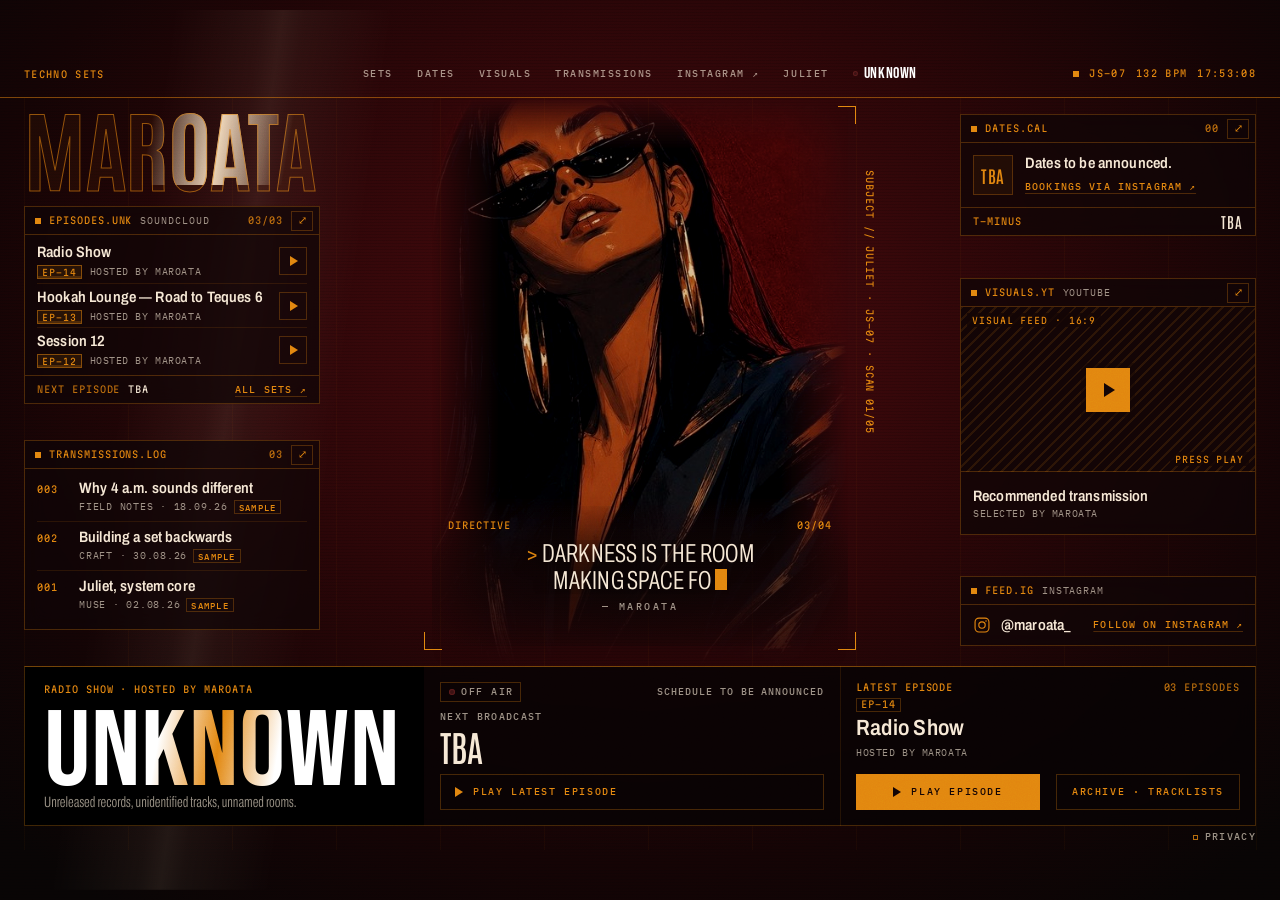
<file: signal/index.html>
<!doctype html>
<html lang="en">
<head>
<meta charset="utf-8">
<meta name="viewport" content="width=device-width, initial-scale=1">
<title>MAROATA</title>
<meta http-equiv="refresh" content="0; url=../">
<link rel="canonical" href="../">
<style>html,body{margin:0;height:100%;background:#080404;color:#e2860f;font:500 12px/1 ui-monospace,Menlo,monospace;letter-spacing:.14em;text-transform:uppercase}a{color:inherit;display:grid;place-items:center;height:100%}</style>
</head>
<body><a href="../">MAROATA · enter</a><script>location.replace("../" + location.search + location.hash);</script></body>
</html>
</file>
<file: assets/fonts/fonts.css>
/* Self-hosted Google Fonts, latin subset. All families are under the SIL Open Font License. */
@font-face {
  font-family: 'Archivo';
  font-style: normal;
  font-weight: 100 900;
  font-stretch: 62% 125%;
  font-display: swap;
  src: url(archivo.woff2) format('woff2');
  unicode-range: U+0000-00FF, U+0131, U+0152-0153, U+02BB-02BC, U+02C6, U+02DA, U+02DC, U+0304, U+0308, U+0329, U+2000-206F, U+20AC, U+2122, U+2191, U+2193, U+2212, U+2215, U+FEFF, U+FFFD;
}
@font-face {
  font-family: 'IBM Plex Mono';
  font-style: normal;
  font-weight: 400;
  font-display: swap;
  src: url(ibm-plex-mono-400.woff2) format('woff2');
  unicode-range: U+0000-00FF, U+0131, U+0152-0153, U+02BB-02BC, U+02C6, U+02DA, U+02DC, U+0304, U+0308, U+0329, U+2000-206F, U+20AC, U+2122, U+2191, U+2193, U+2212, U+2215, U+FEFF, U+FFFD;
}
@font-face {
  font-family: 'IBM Plex Mono';
  font-style: normal;
  font-weight: 500;
  font-display: swap;
  src: url(ibm-plex-mono-500.woff2) format('woff2');
  unicode-range: U+0000-00FF, U+0131, U+0152-0153, U+02BB-02BC, U+02C6, U+02DA, U+02DC, U+0304, U+0308, U+0329, U+2000-206F, U+20AC, U+2122, U+2191, U+2193, U+2212, U+2215, U+FEFF, U+FFFD;
}
@font-face {
  font-family: 'Antonio';
  font-style: normal;
  font-weight: 100 700;
  font-display: swap;
  src: url(antonio.woff2) format('woff2');
  unicode-range: U+0000-00FF, U+0131, U+0152-0153, U+02BB-02BC, U+02C6, U+02DA, U+02DC, U+0304, U+0308, U+0329, U+2000-206F, U+20AC, U+2122, U+2191, U+2193, U+2212, U+2215, U+FEFF, U+FFFD;
}
@font-face {
  font-family: 'Martian Mono';
  font-style: normal;
  font-weight: 100 800;
  font-stretch: 75% 112.5%;
  font-display: swap;
  src: url(martian-mono.woff2) format('woff2');
  unicode-range: U+0000-00FF, U+0131, U+0152-0153, U+02BB-02BC, U+02C6, U+02DA, U+02DC, U+0304, U+0308, U+0329, U+2000-206F, U+20AC, U+2122, U+2191, U+2193, U+2212, U+2215, U+FEFF, U+FFFD;
}
@font-face {
  font-family: 'Bebas Neue';
  font-style: normal;
  font-weight: 400;
  font-display: swap;
  src: url(bebas-neue.woff2) format('woff2');
  unicode-range: U+0000-00FF, U+0131, U+0152-0153, U+02BB-02BC, U+02C6, U+02DA, U+02DC, U+0304, U+0308, U+0329, U+2000-206F, U+20AC, U+2122, U+2191, U+2193, U+2212, U+2215, U+FEFF, U+FFFD;
}
</file>
